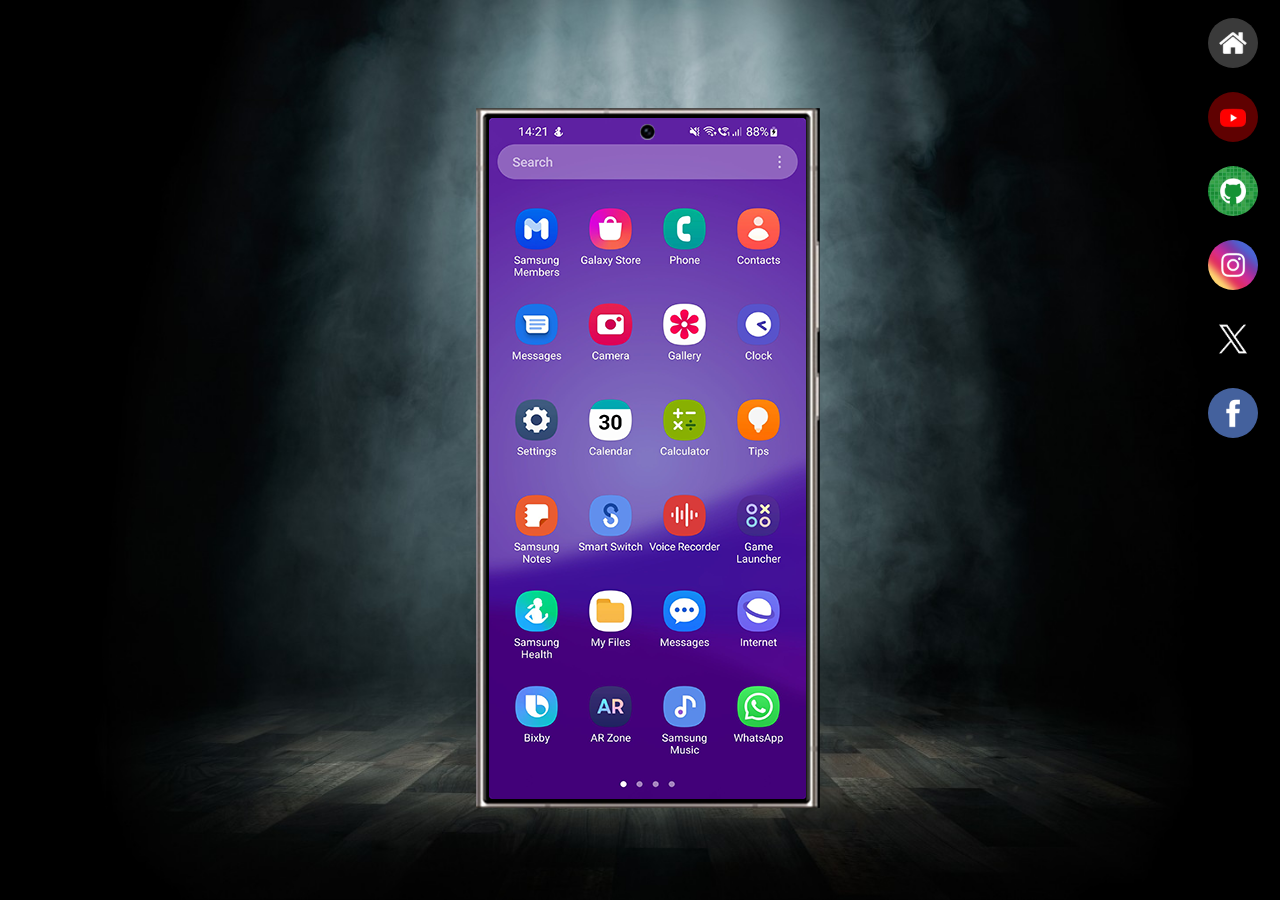
<file: index.html>
<!DOCTYPE html>
<html lang="pt-br">
<head>
    <meta charset="UTF-8">
    <meta name="viewport" content="width=device-width, initial-scale=1.0">
    <link rel="shortcut icon" href="favicon.ico" type="image/x-icon">   
    <title>Projeto Redes Sociais</title>
    <link rel="stylesheet" href="estilos/style.css">
</head>
<body>
    <main>
        <section id="telefone">
            <iframe src="home.html" name="tela" id="tela" frameborder="0">
                Seu navegador não é compatível com isso.
            </iframe>
        </section>
        <section id="redes-sociais">
            <a href="home.html" target="tela"><img src="imagens/logo-home.jpg" alt="Home"></a><br>
            <a href="youtube.html" target="tela"><img src="imagens/logo-youtube.jpg" alt="youtube"></a><br>
            <a href="github.html" target="tela"><img src="imagens/logo-github.jpg" alt="Github"></a><br>
            <a href="instagram.html" target="tela"><img src="imagens/logo-instagram.jpg" alt="Instagram"></a><br>
            <a href="twitter.html" target="tela"><img src="imagens/logo-twitter.jpg" alt="twitter"></a><br>
            <a href="facebook.html" target="tela"><img src="imagens/logo-facebook.jpg" alt="facebook"></a><br>
        </section>
    </main>
</body>
</html>
</file>
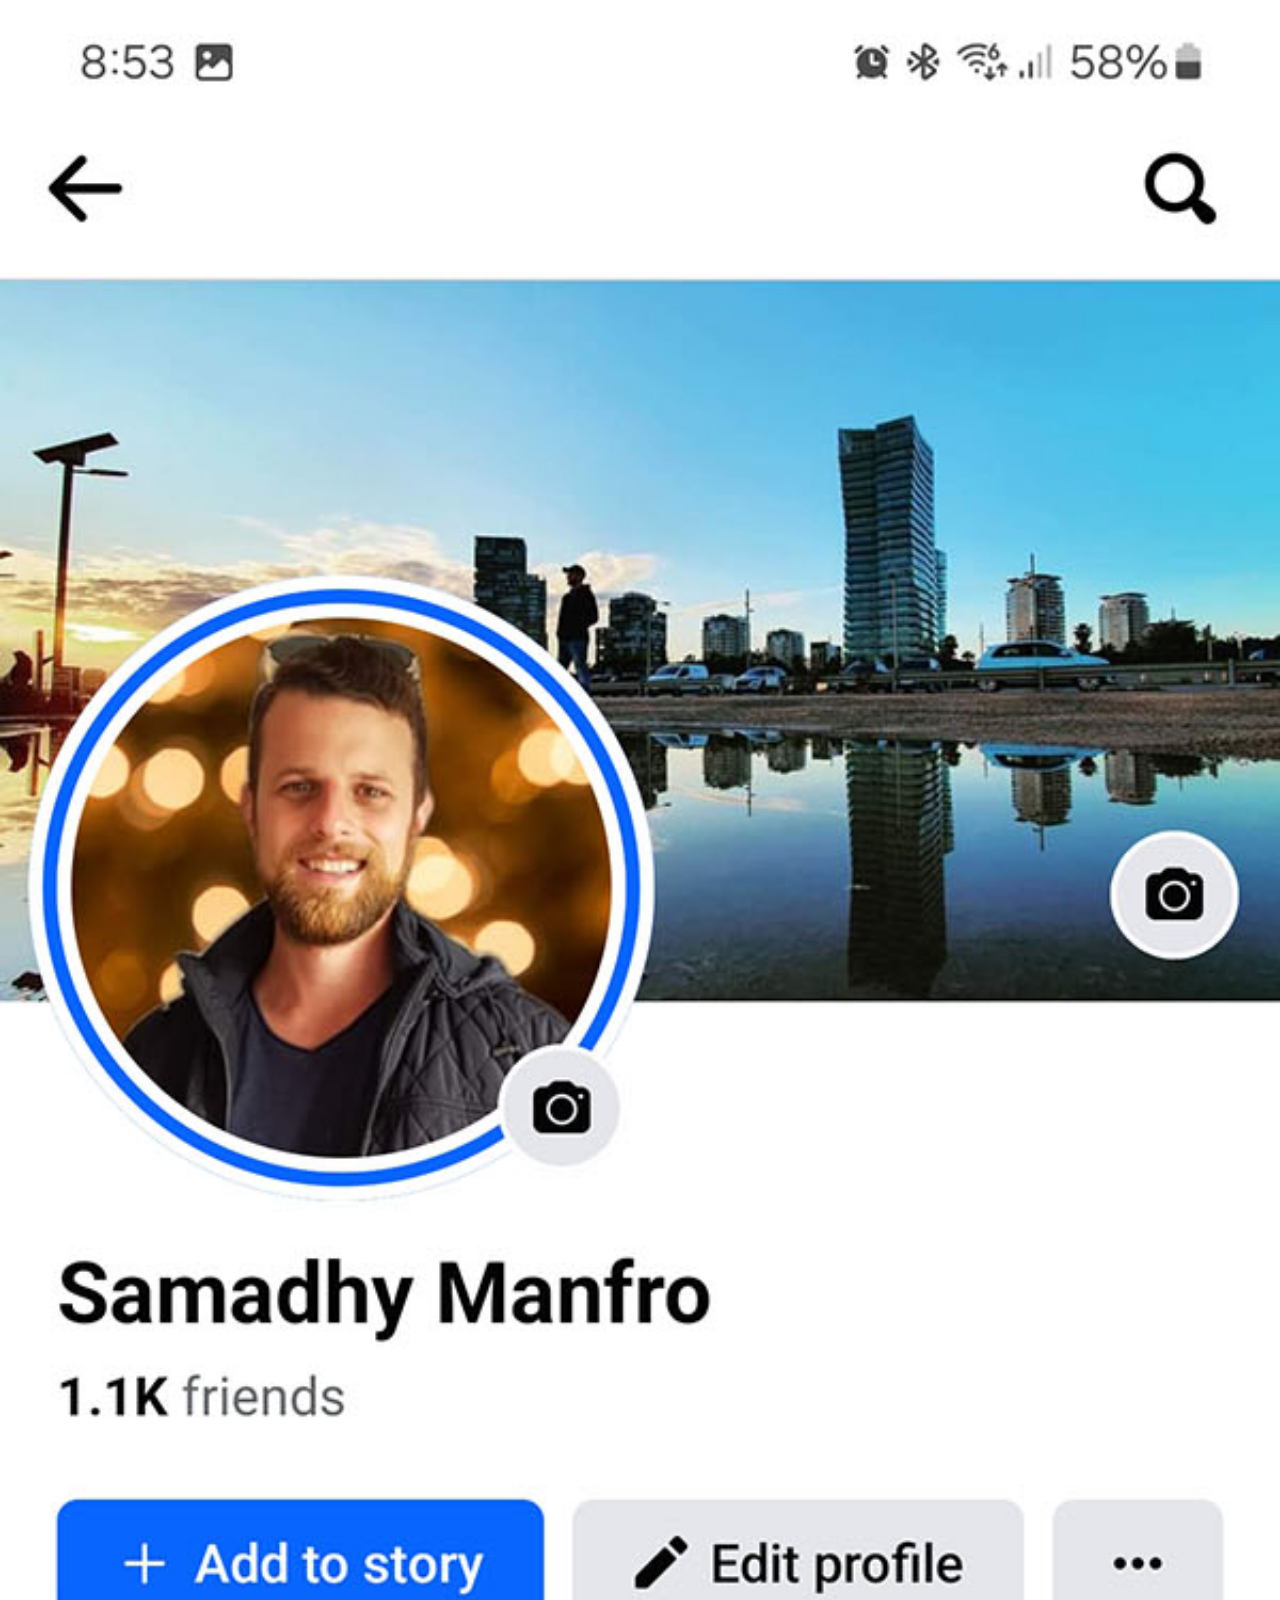
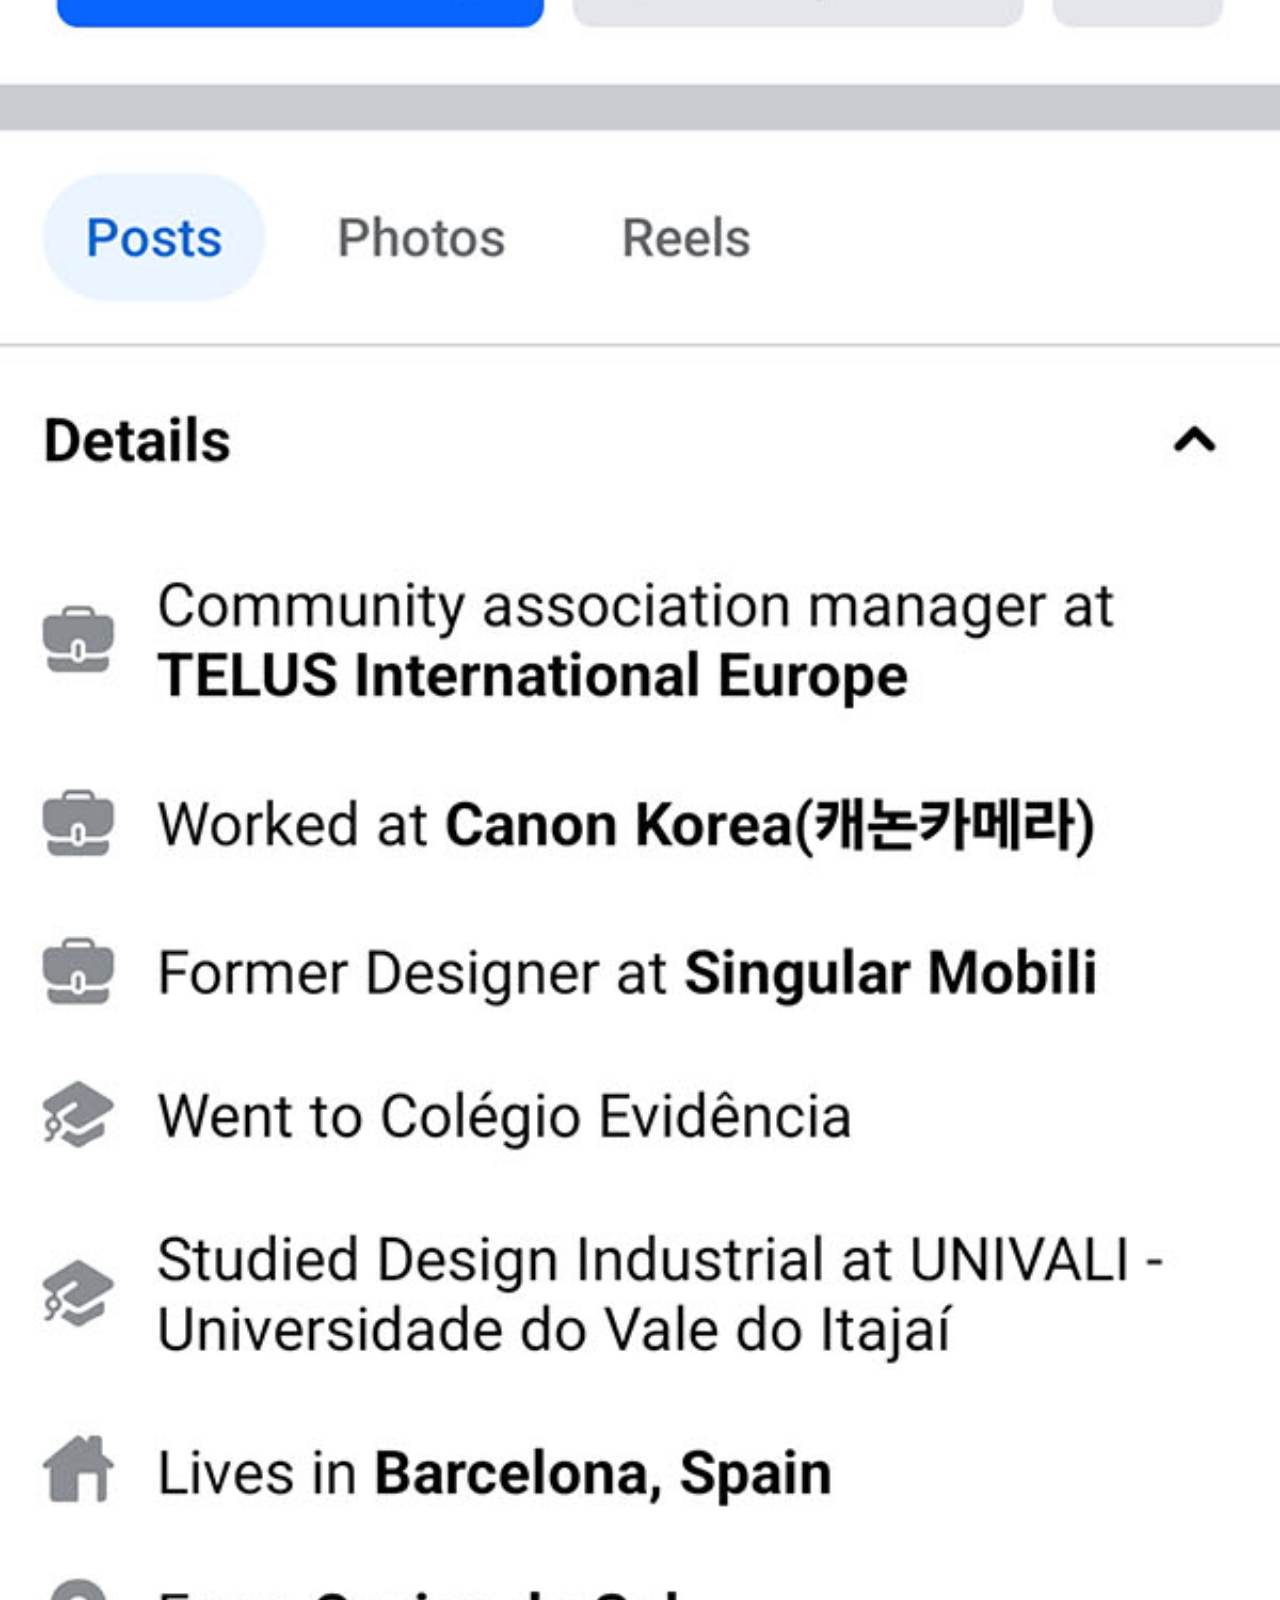
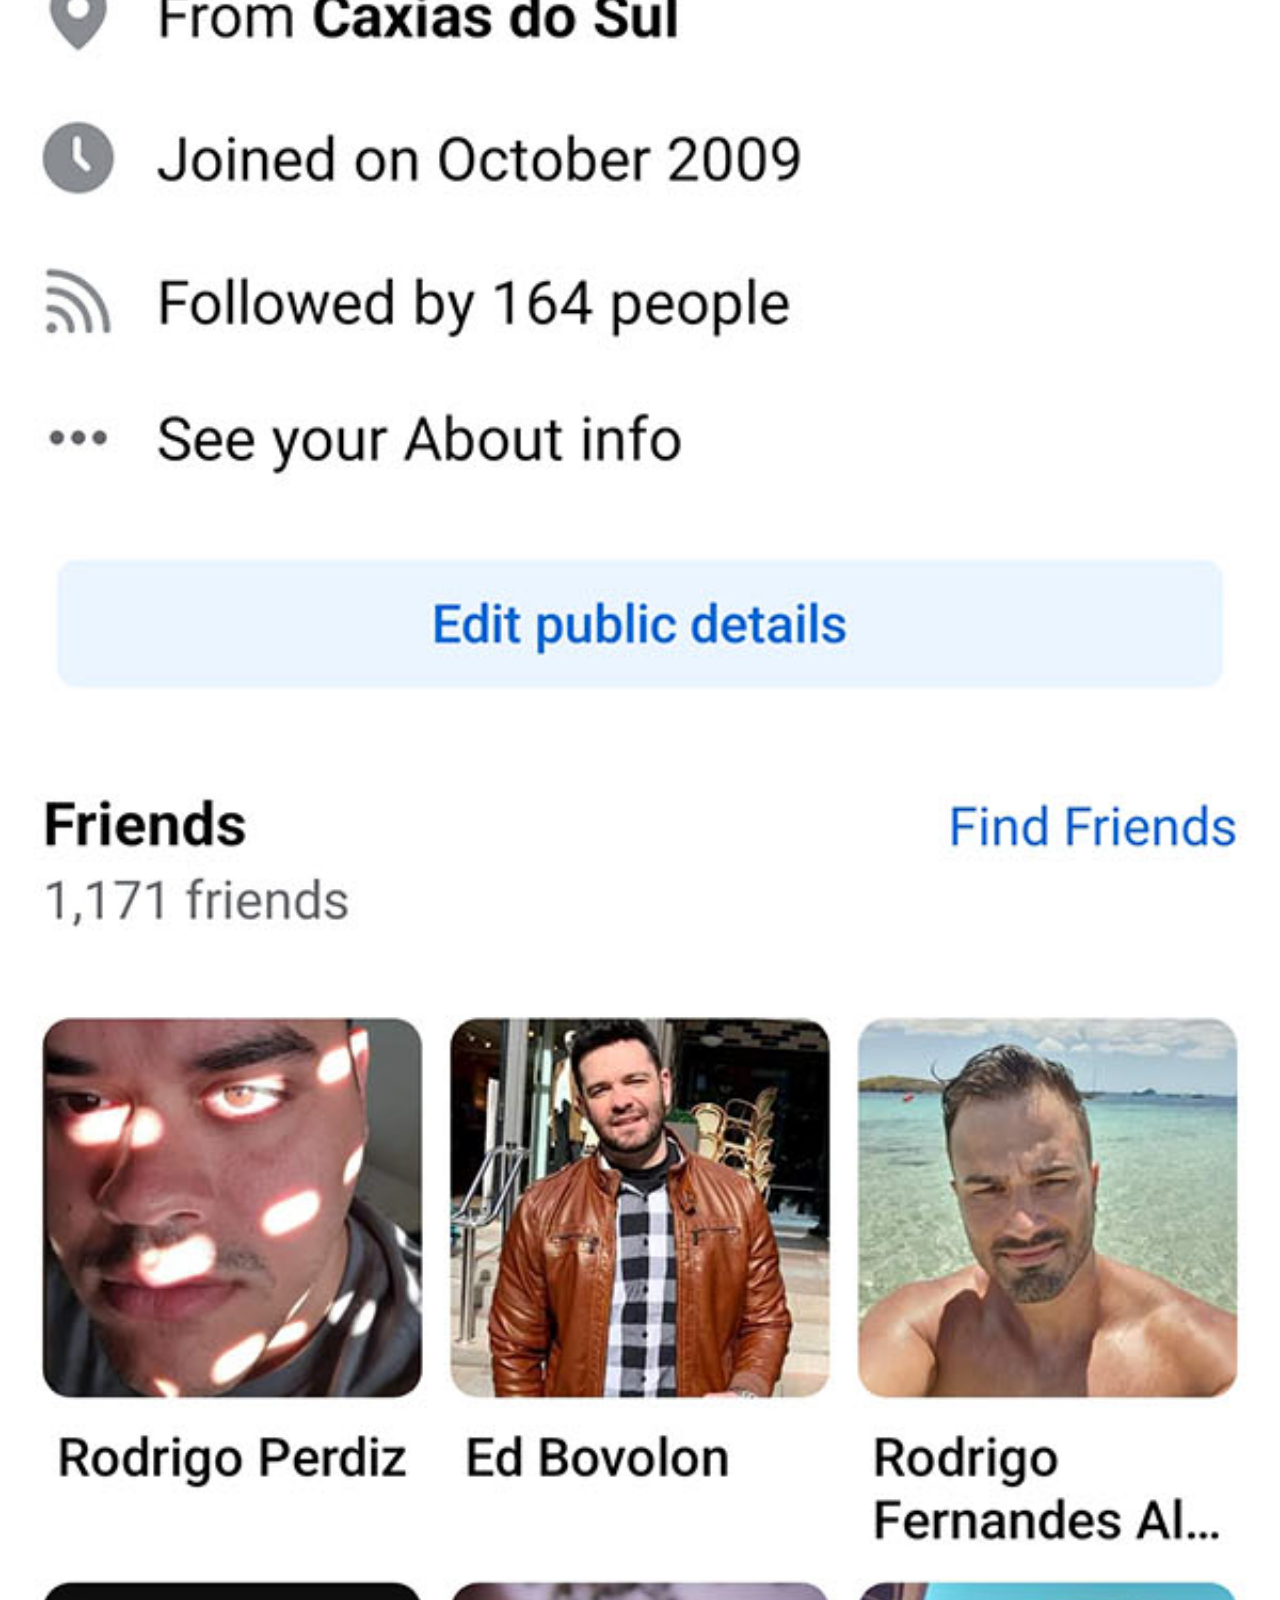
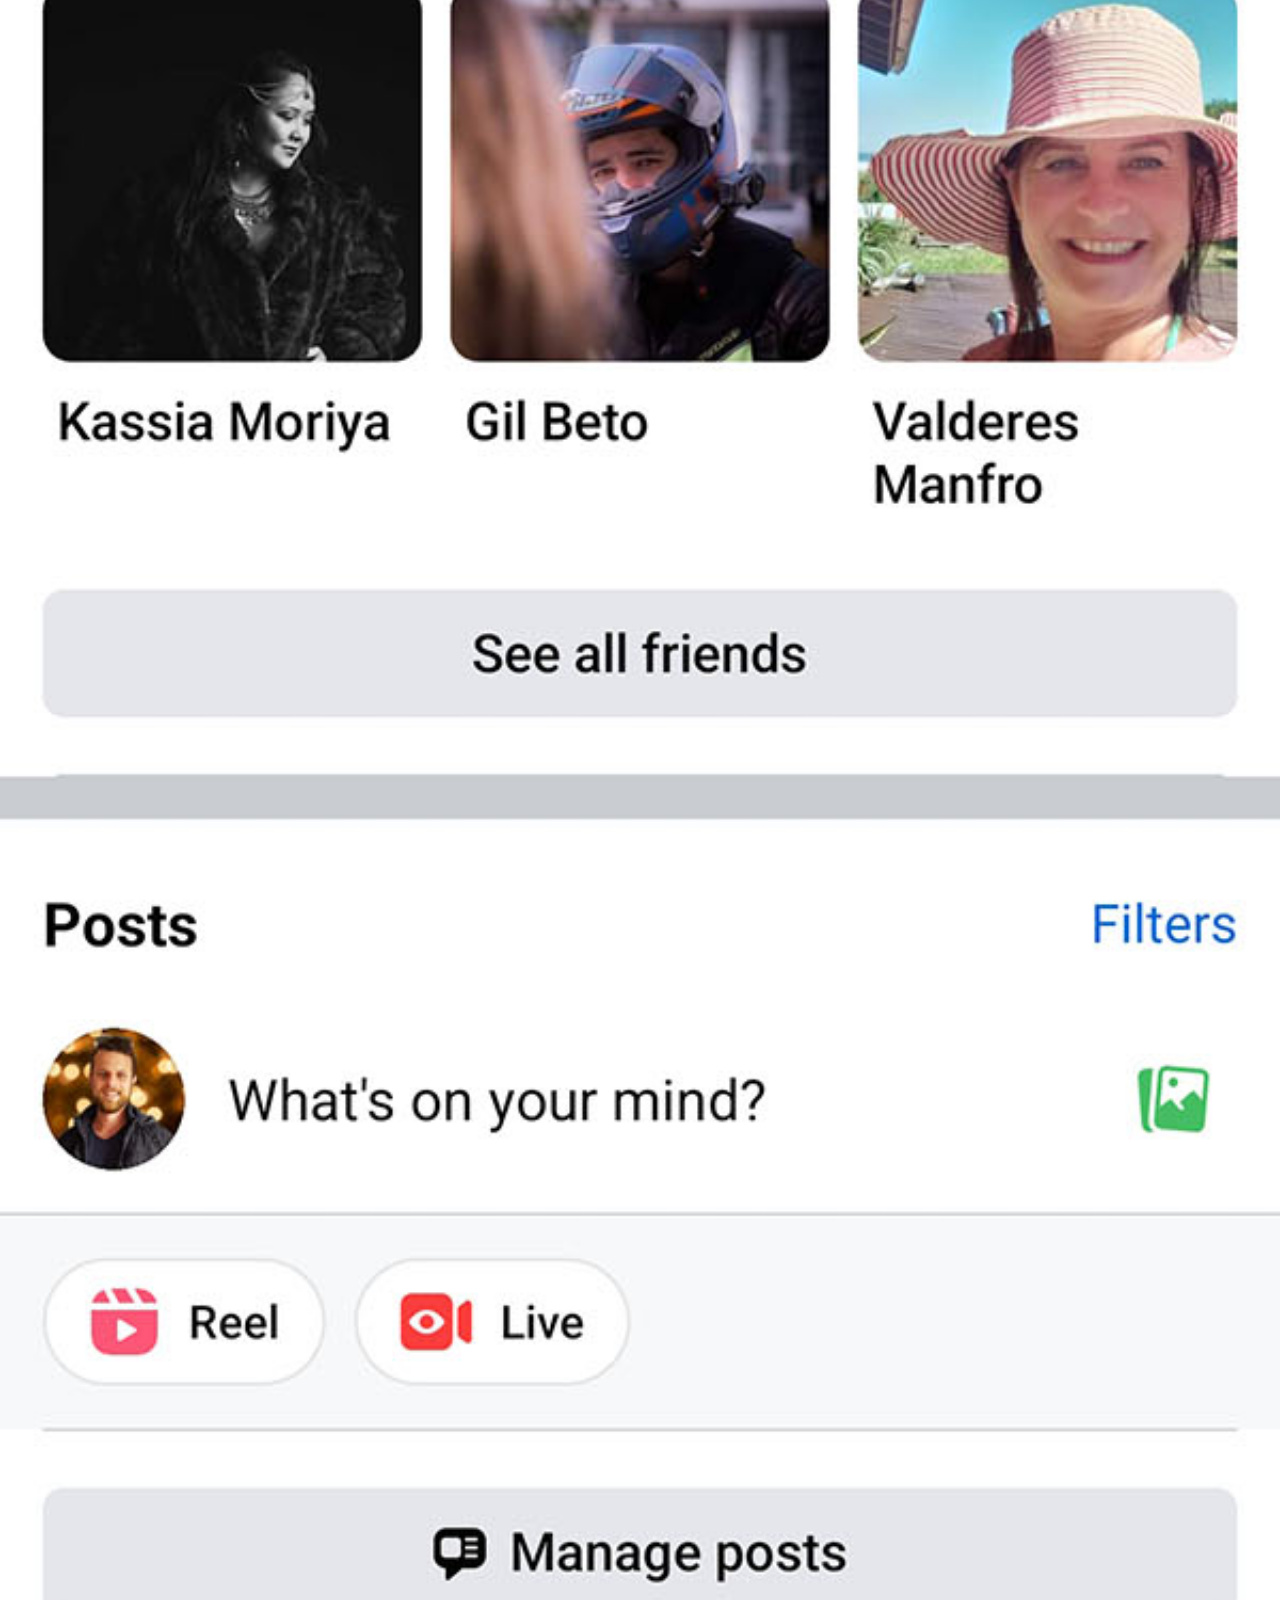
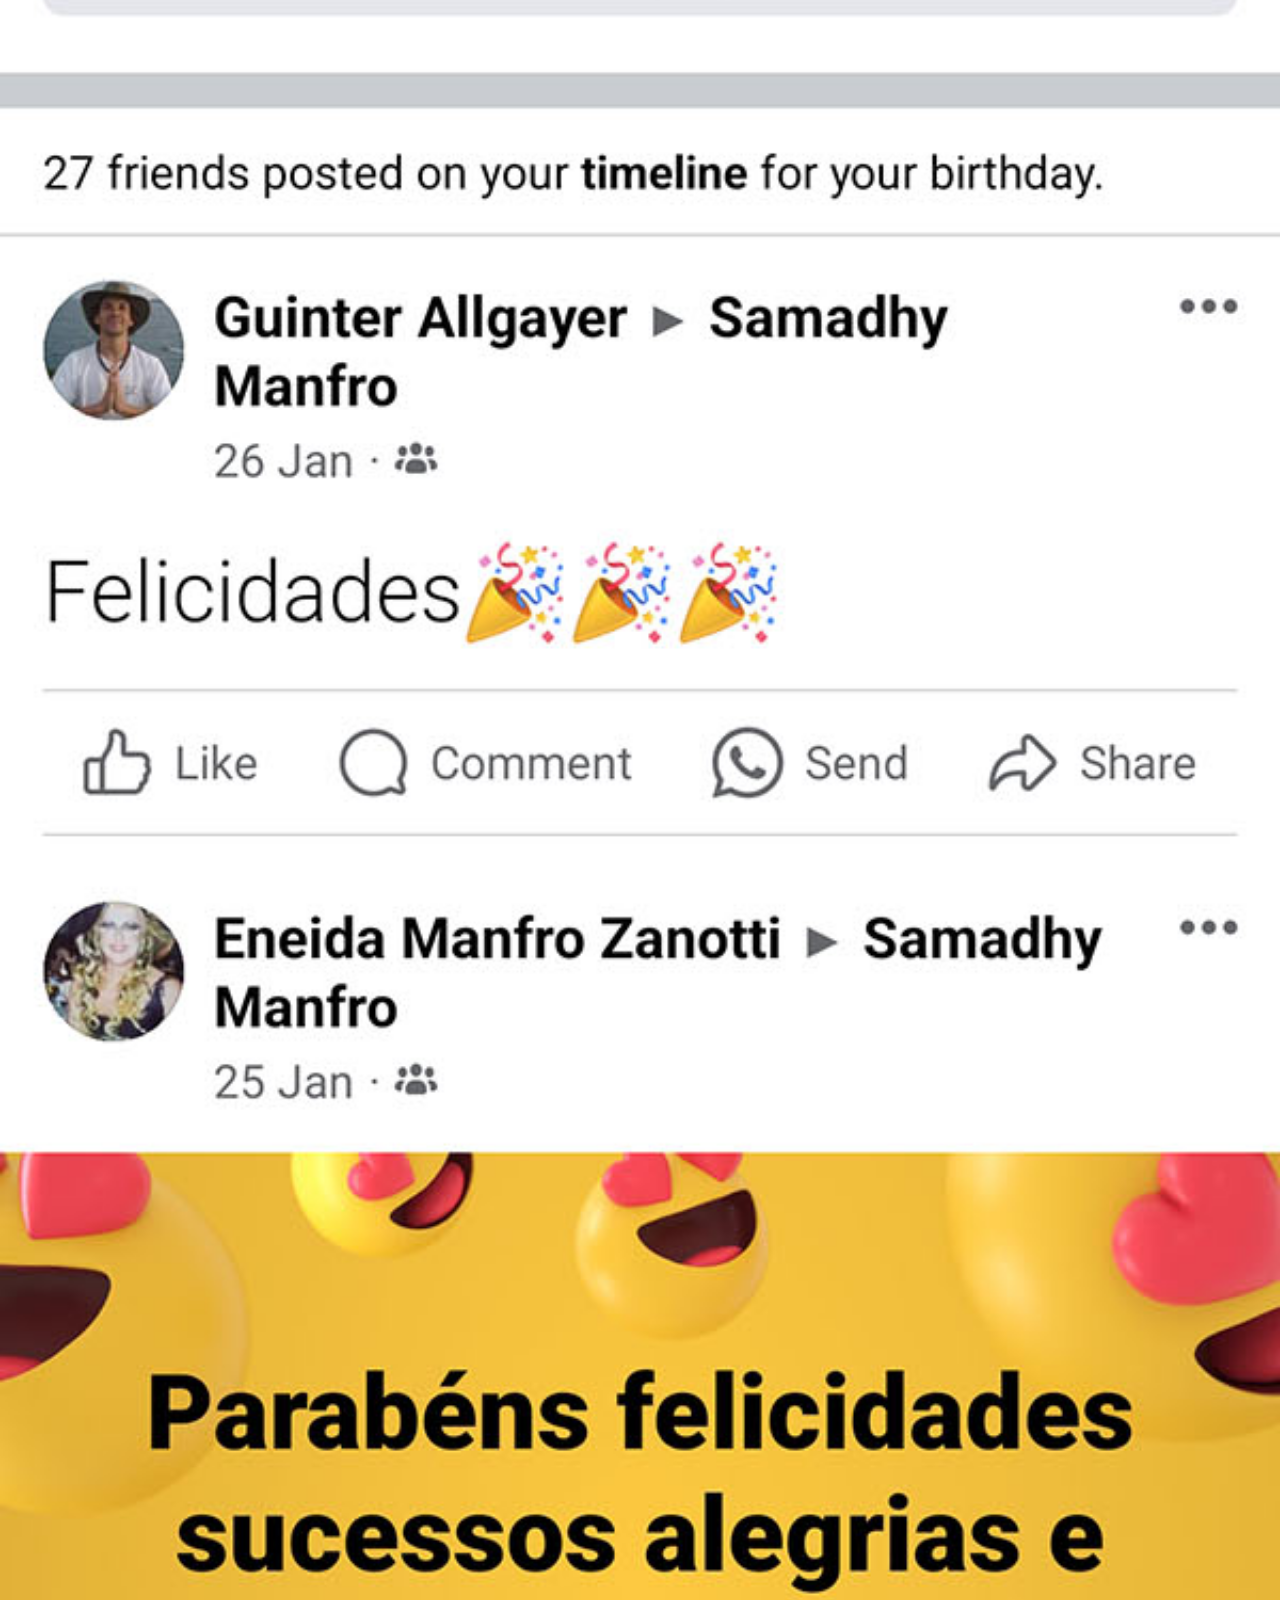
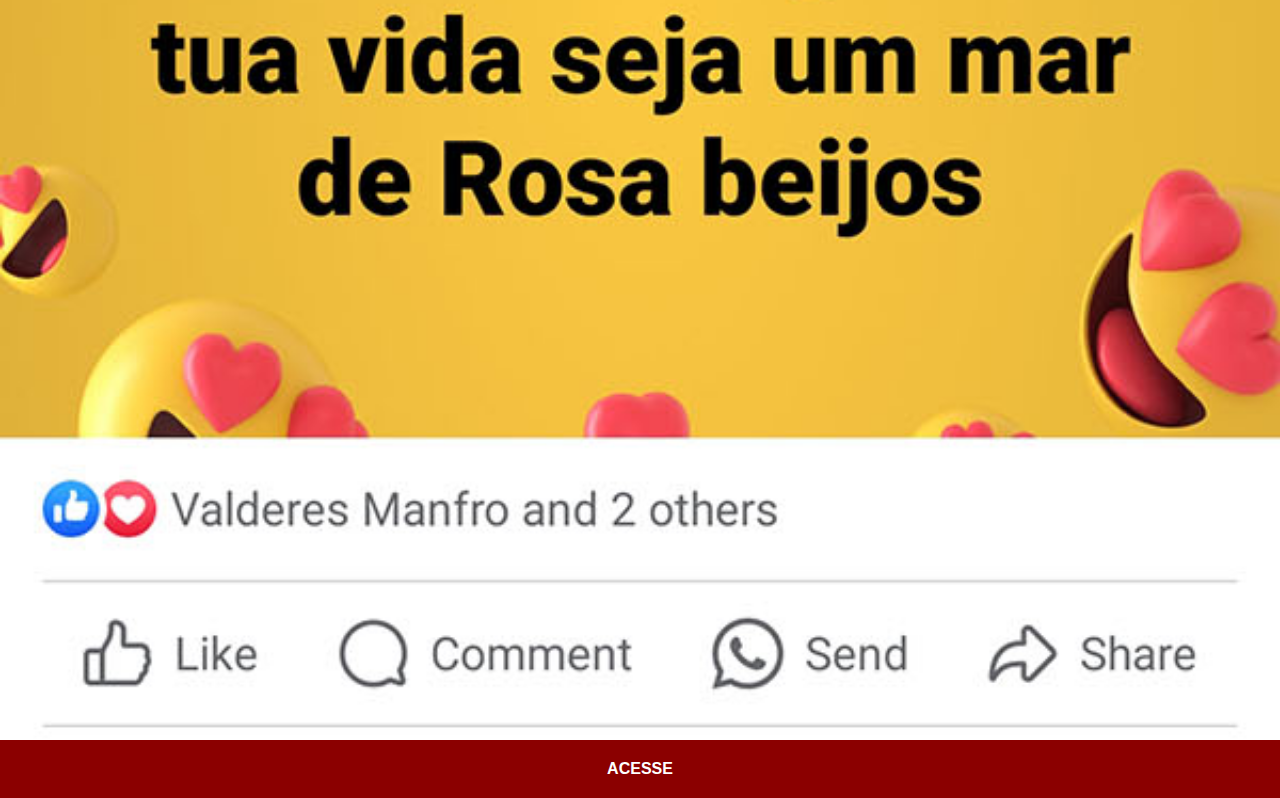
<file: facebook.html>
<!DOCTYPE html>
<html lang="pt-br">
<head>
    <meta charset="UTF-8">
    <meta name="viewport" content="width=device-width, initial-scale=1.0">
    <title>Facebook</title>
    <link rel="stylesheet" href="estilos/social.css">
</head>
<body>
    <img src="imagens/tela-facebook.jpg" alt="Facebook">
    <a href="https://www.facebook.com/samdhymanfro/" target="_blank">ACESSE</a>
</body>
</html>
</file>
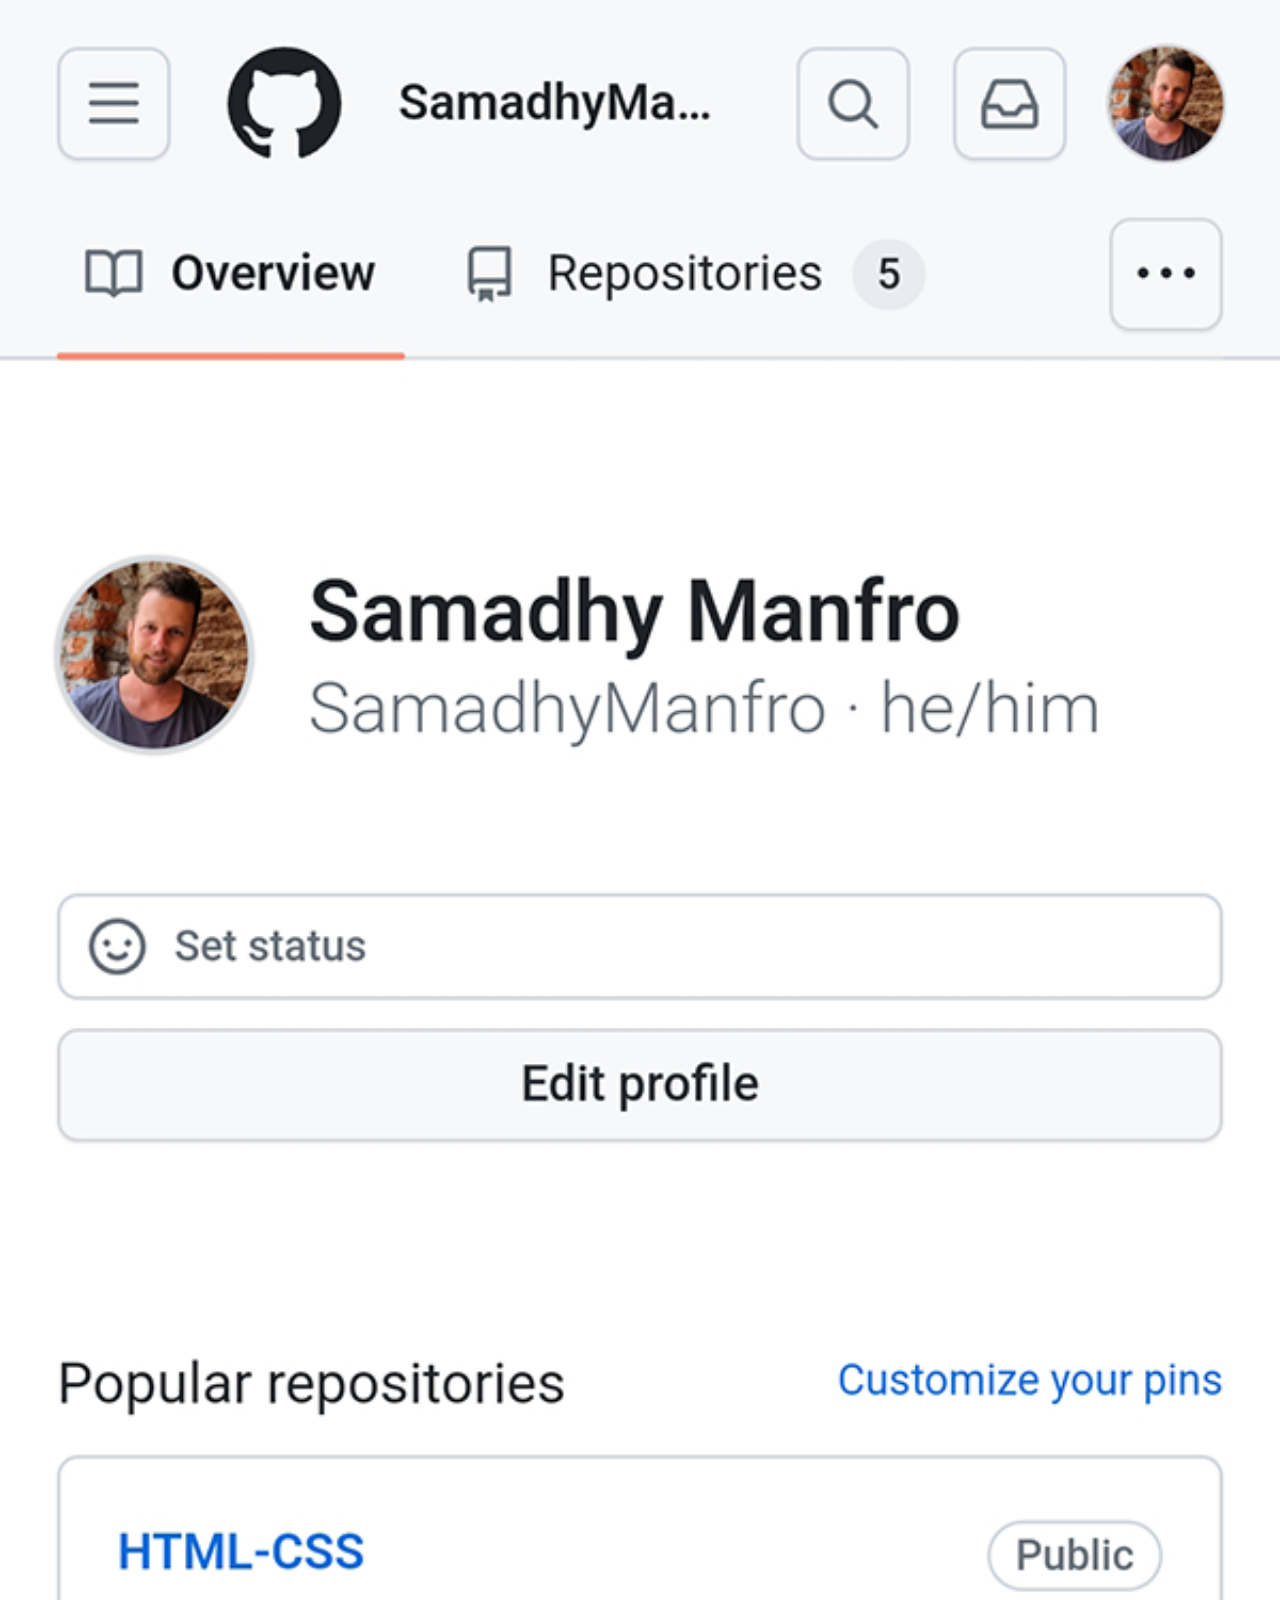
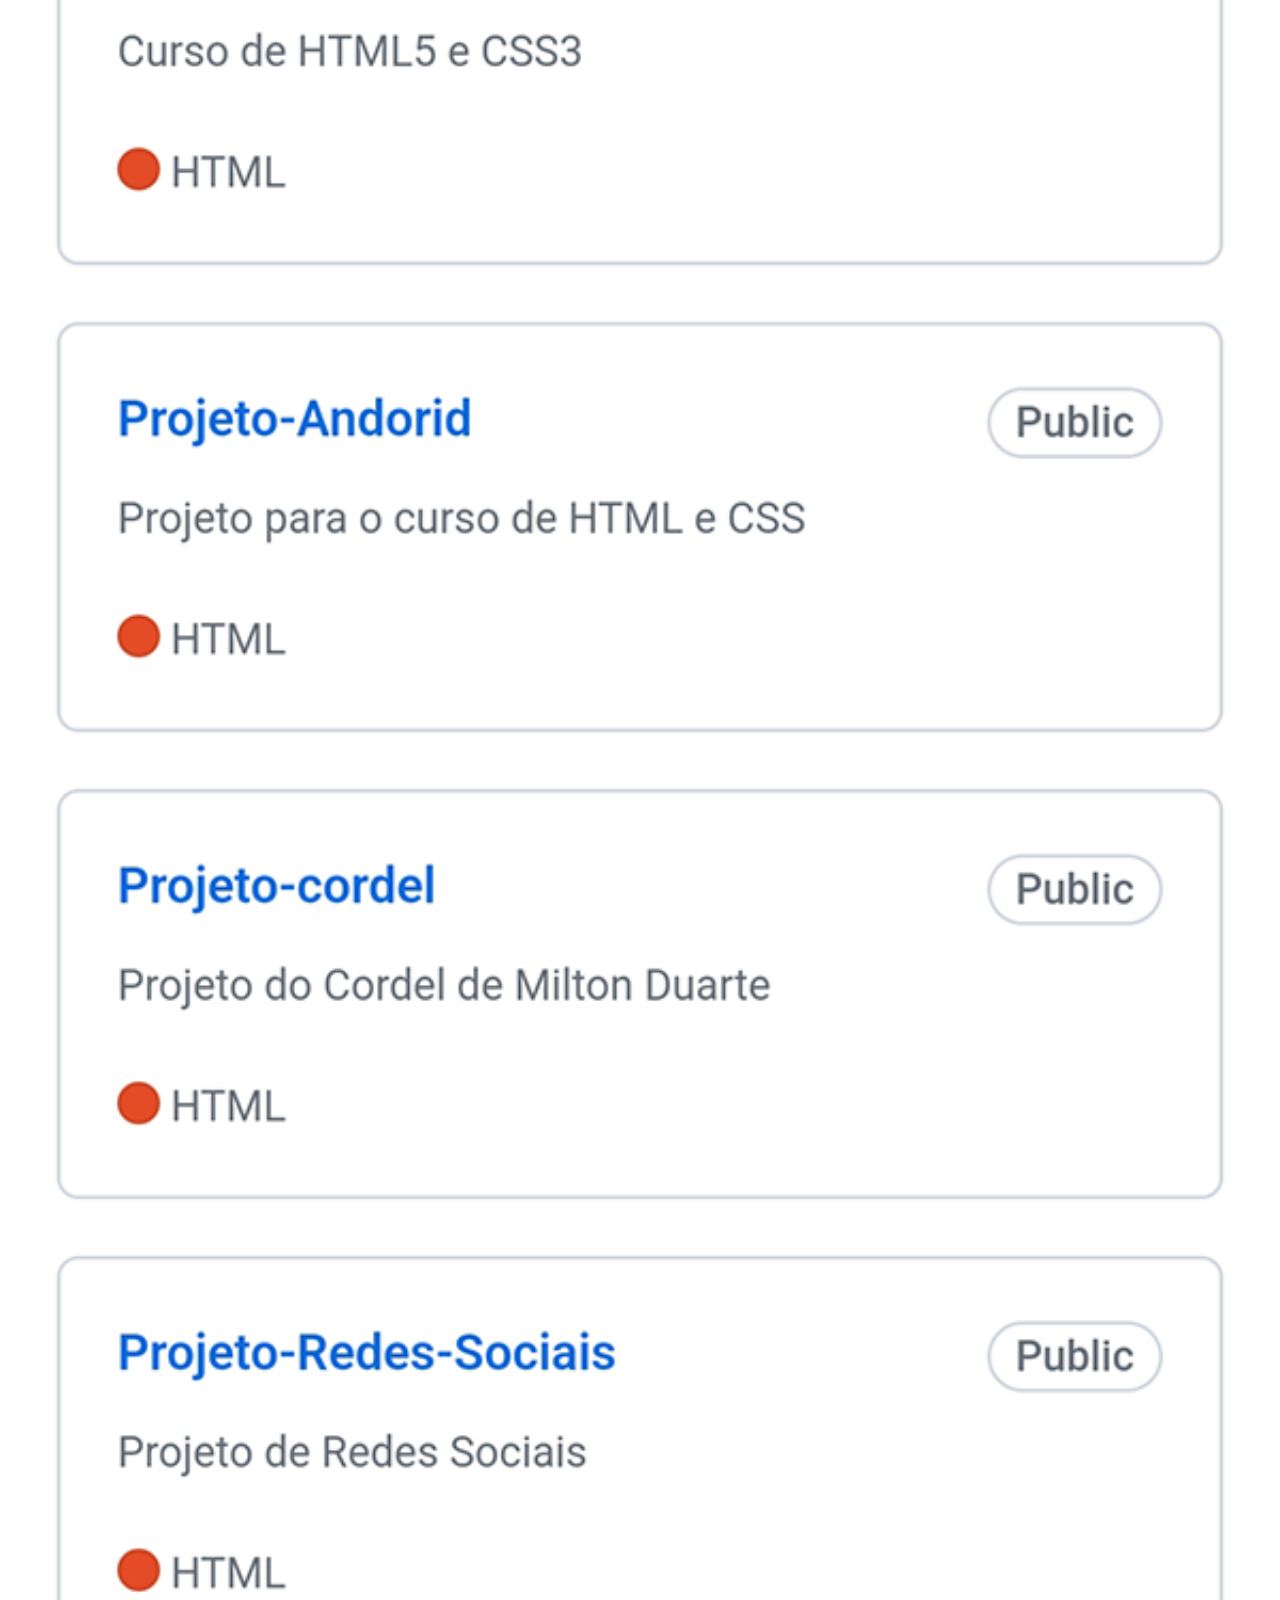
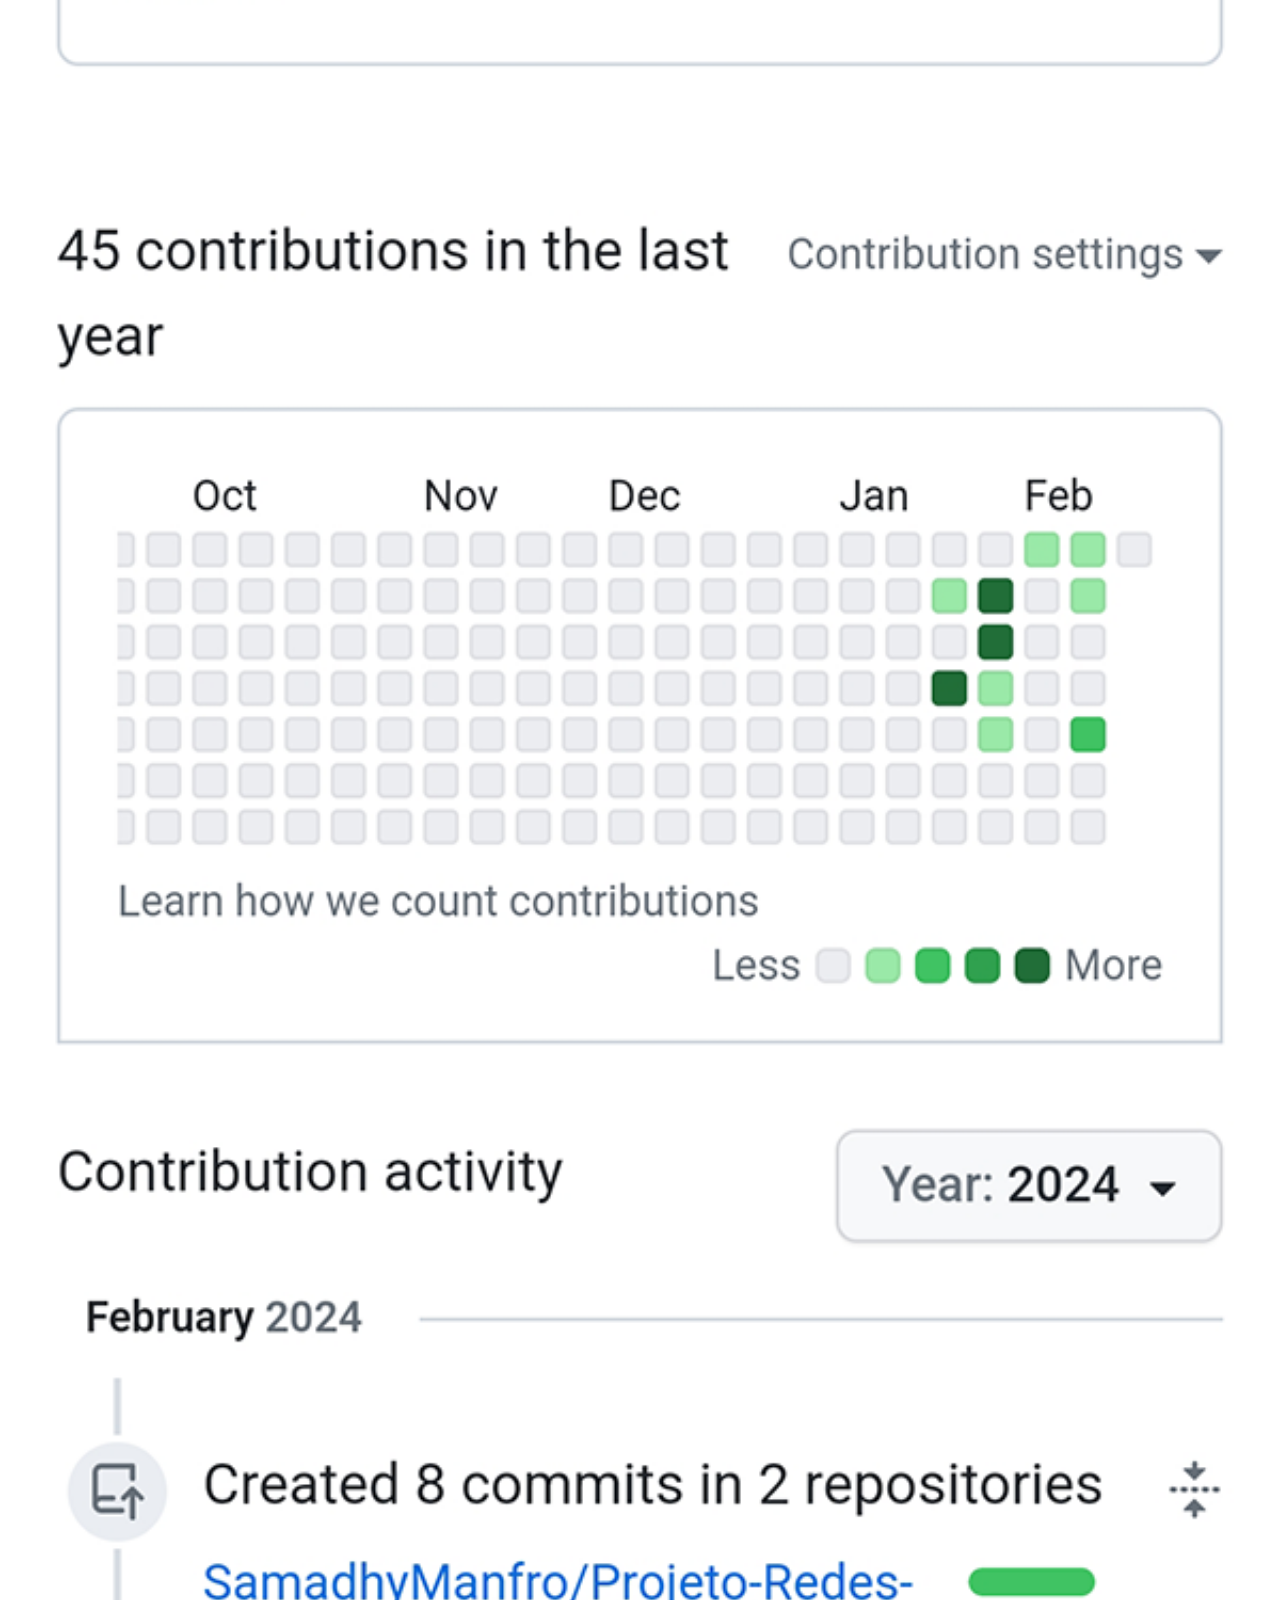
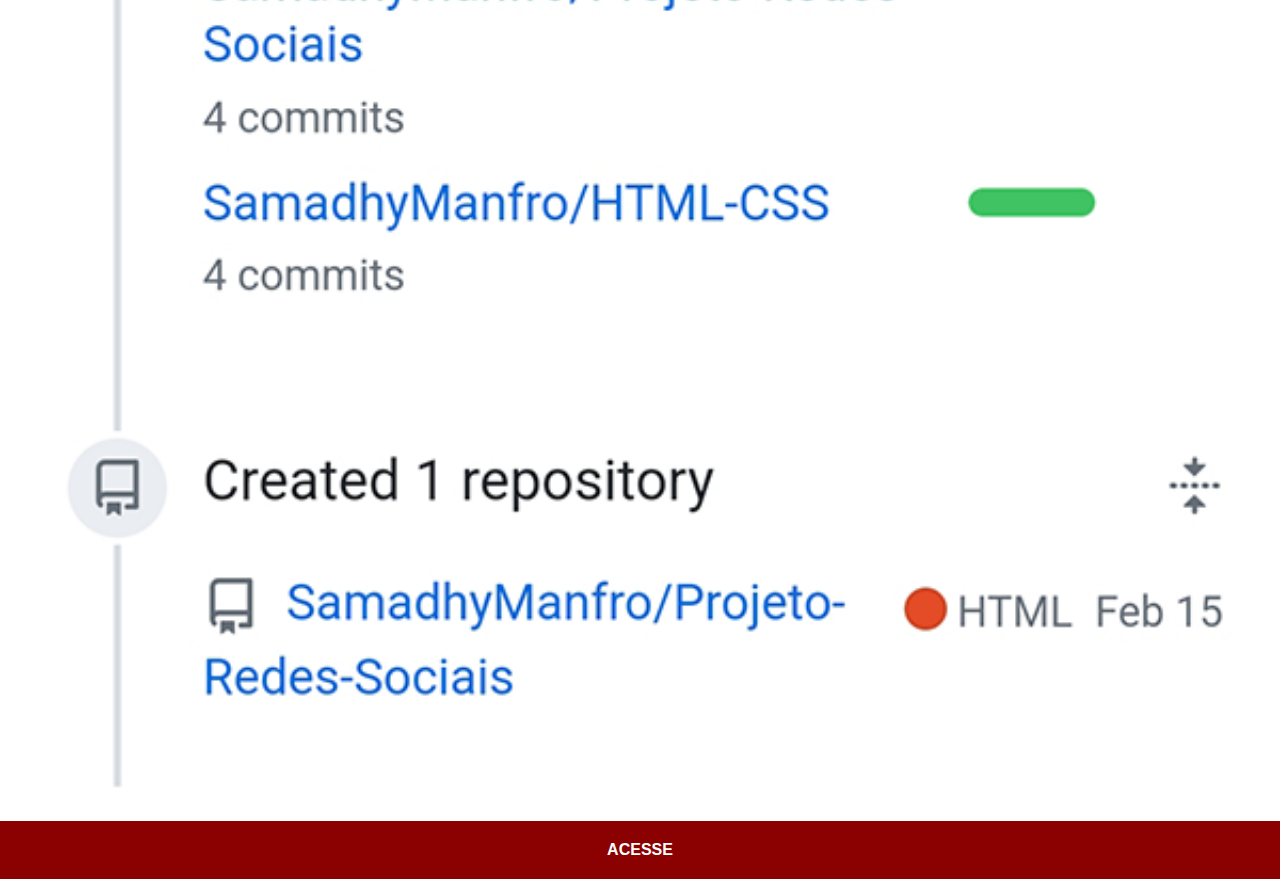
<file: github.html>
<!DOCTYPE html>
<html lang="pt-br">
<head>
    <meta charset="UTF-8">
    <meta name="viewport" content="width=device-width, initial-scale=1.0">
    <title>GitHub</title>
    <link rel="stylesheet" href="estilos/social.css">
</head>
<body>
    <img src="imagens/tela-github.png" alt="Github">
    <a href="https://github.com/SamadhyManfro" target="_blank">ACESSE</a>
</body>
</html>
</file>
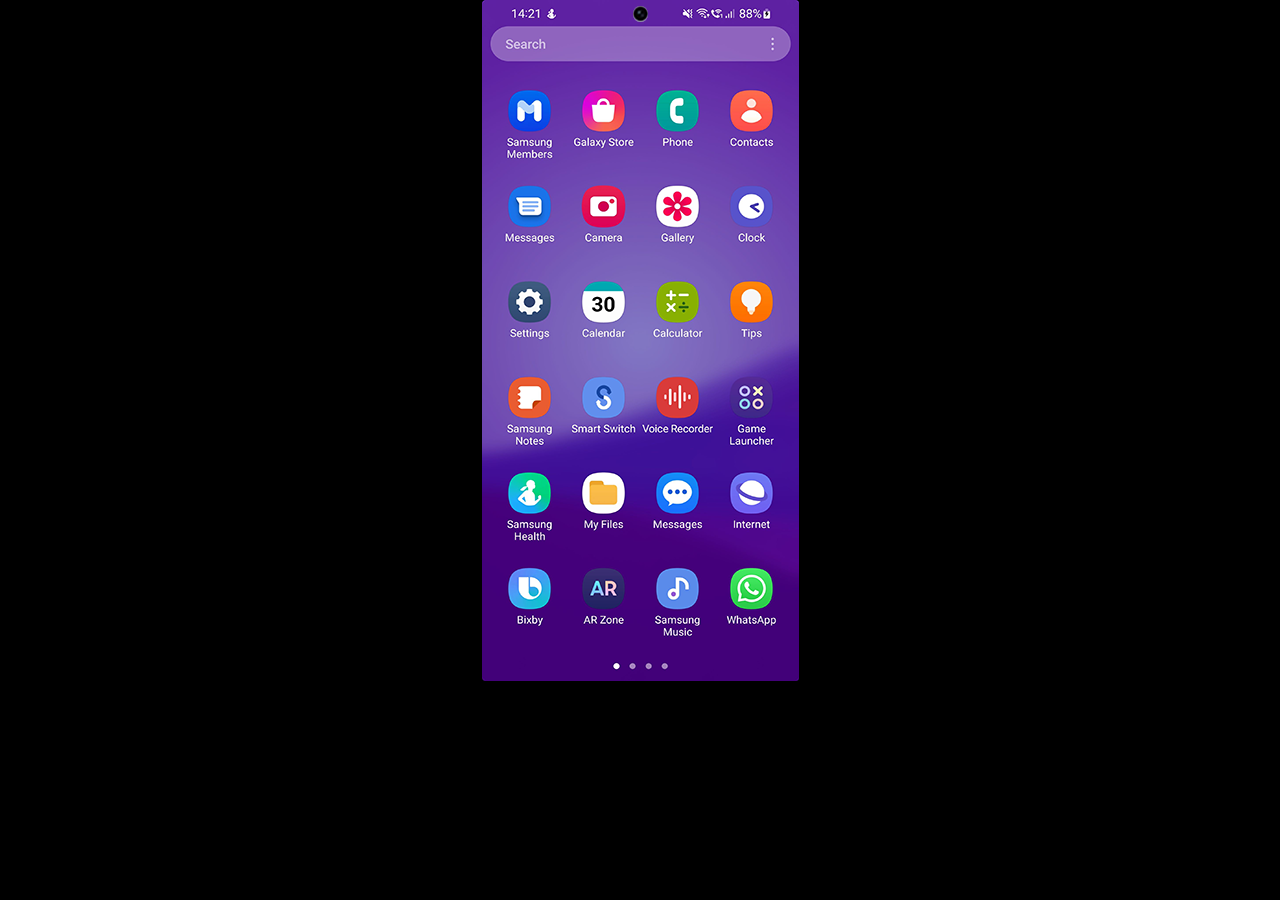
<file: home.html>
<!DOCTYPE html>
<html lang="pt-br">
<head>
    <meta charset="UTF-8">
    <meta name="viewport" content="width=device-width, initial-scale=1.0">
    <title>Home</title>
</head>
<style>
    * {
        margin: 0px;
        padding: 0px;
    }

    body {
        width: 100vw;
        height: 100vh;
        background: black url('imagens/android-apps.png') no-repeat top center;
    }
</style>
<body>
    
</body>
</html>
</file>
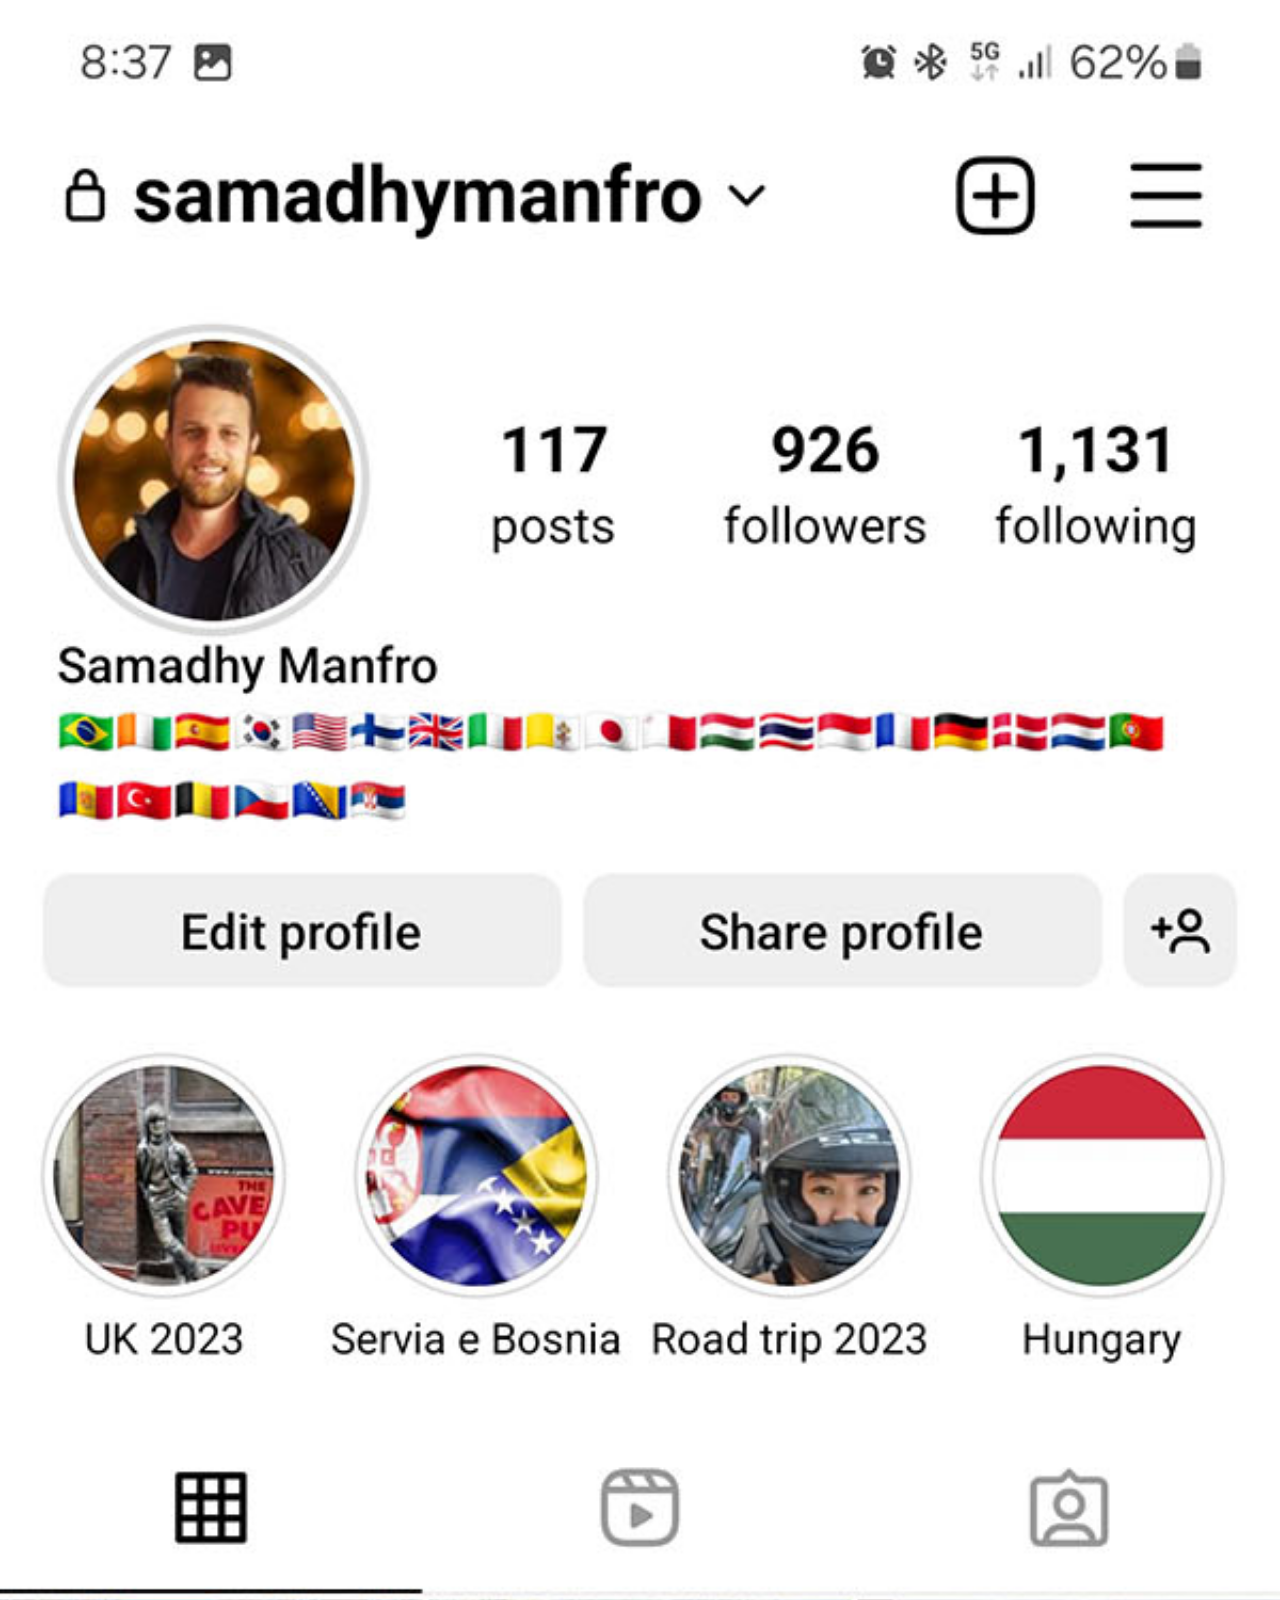
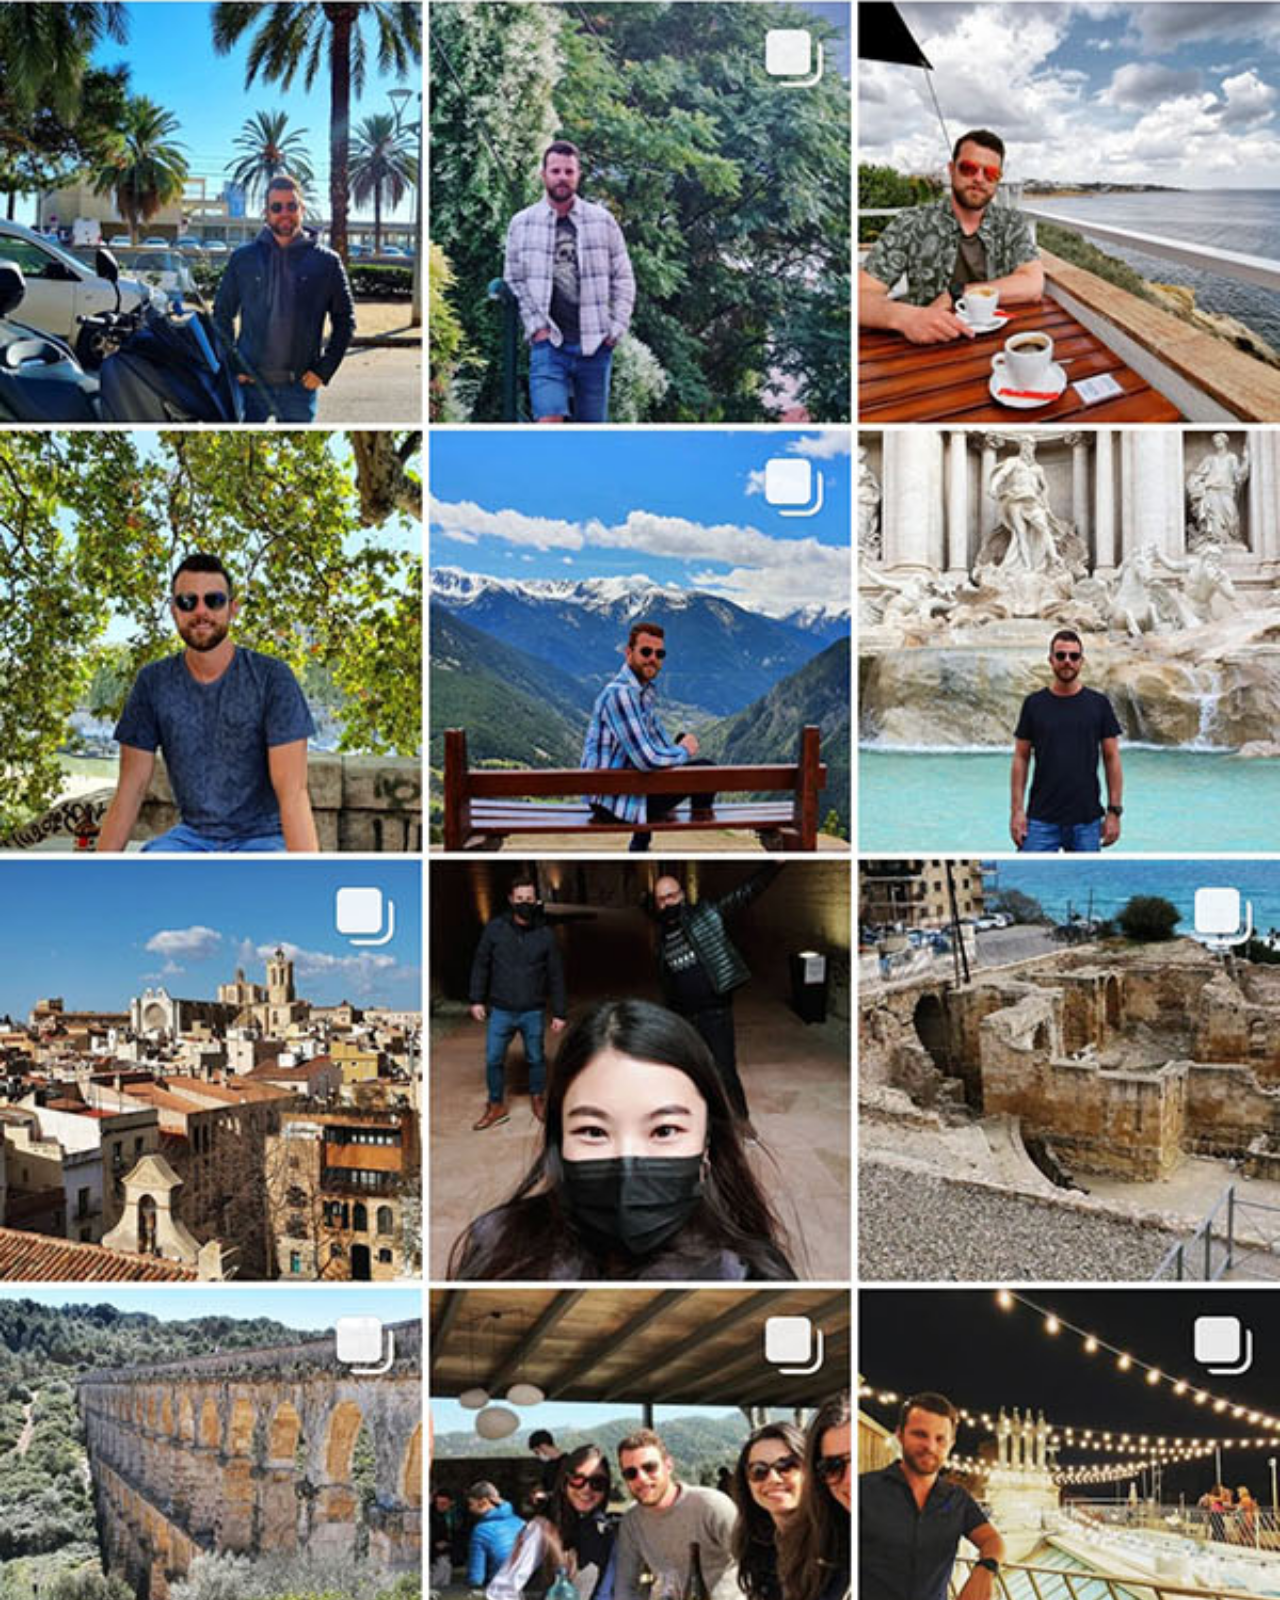
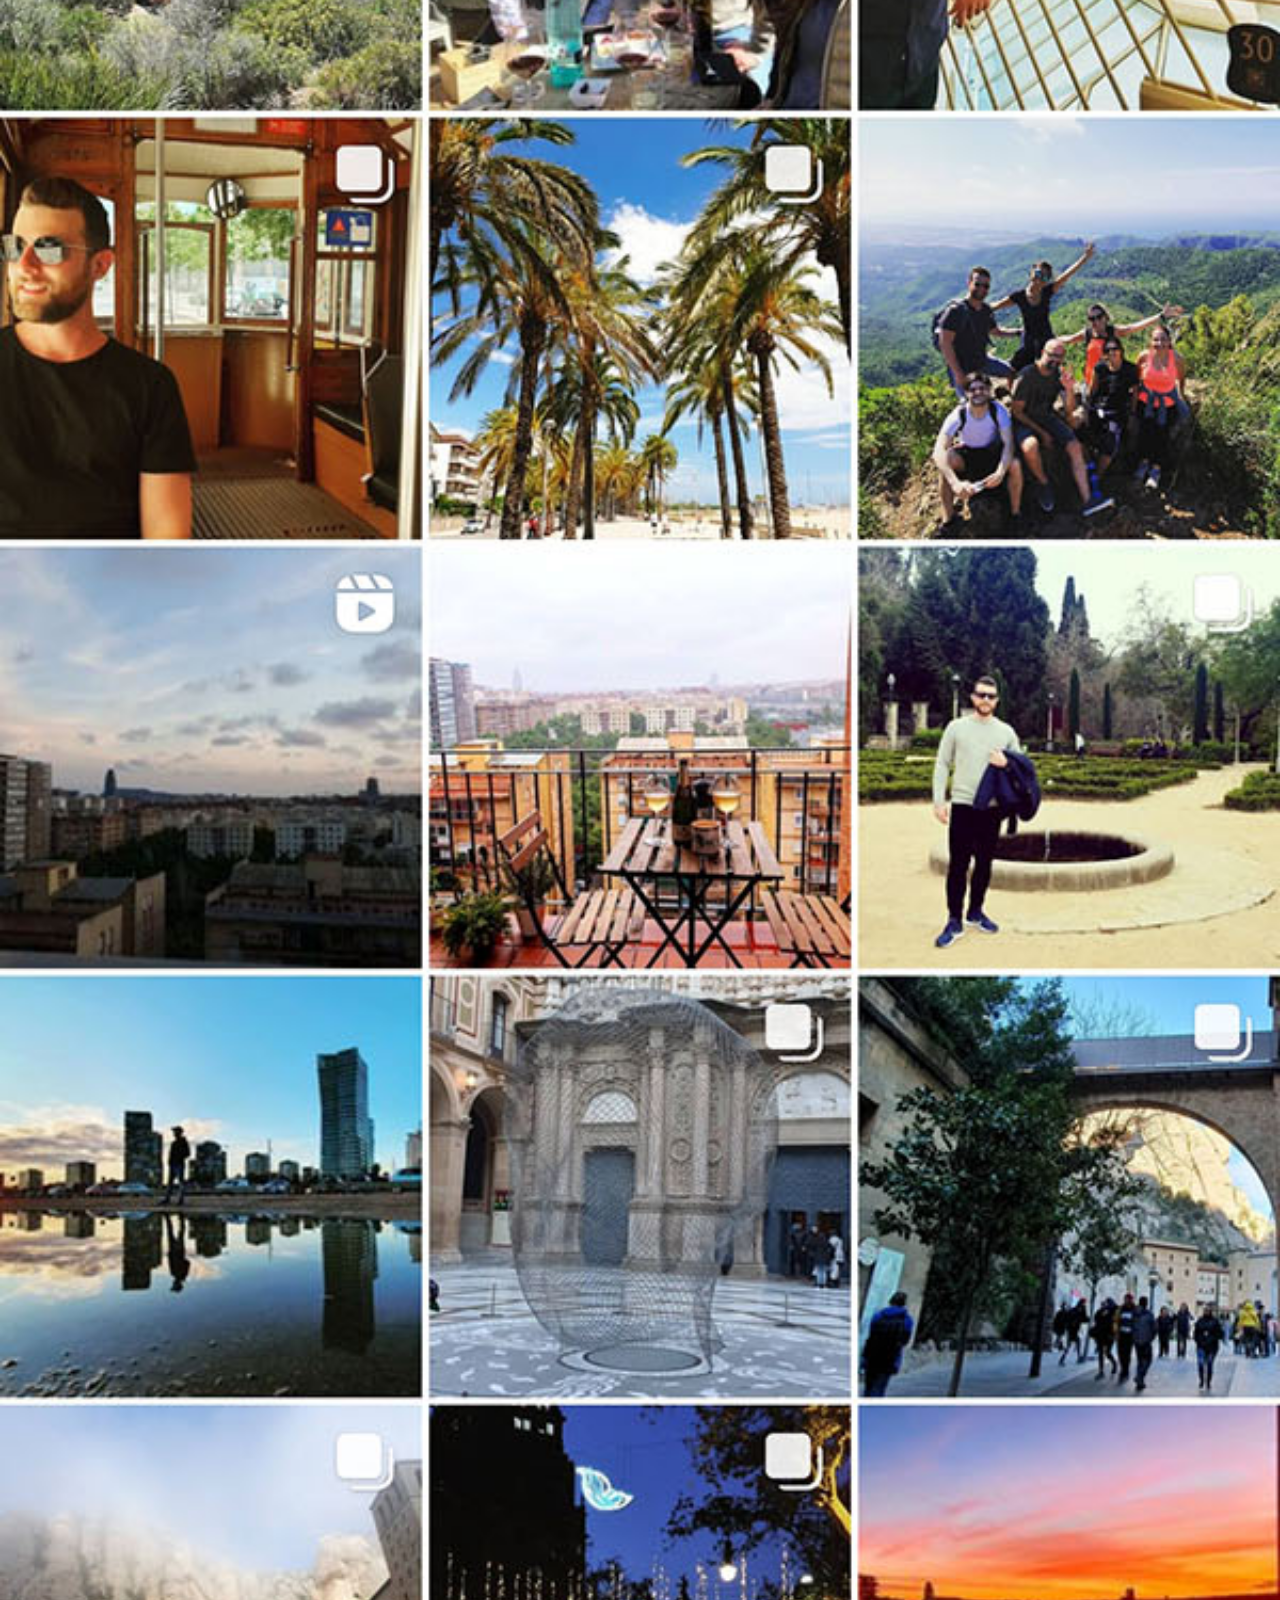
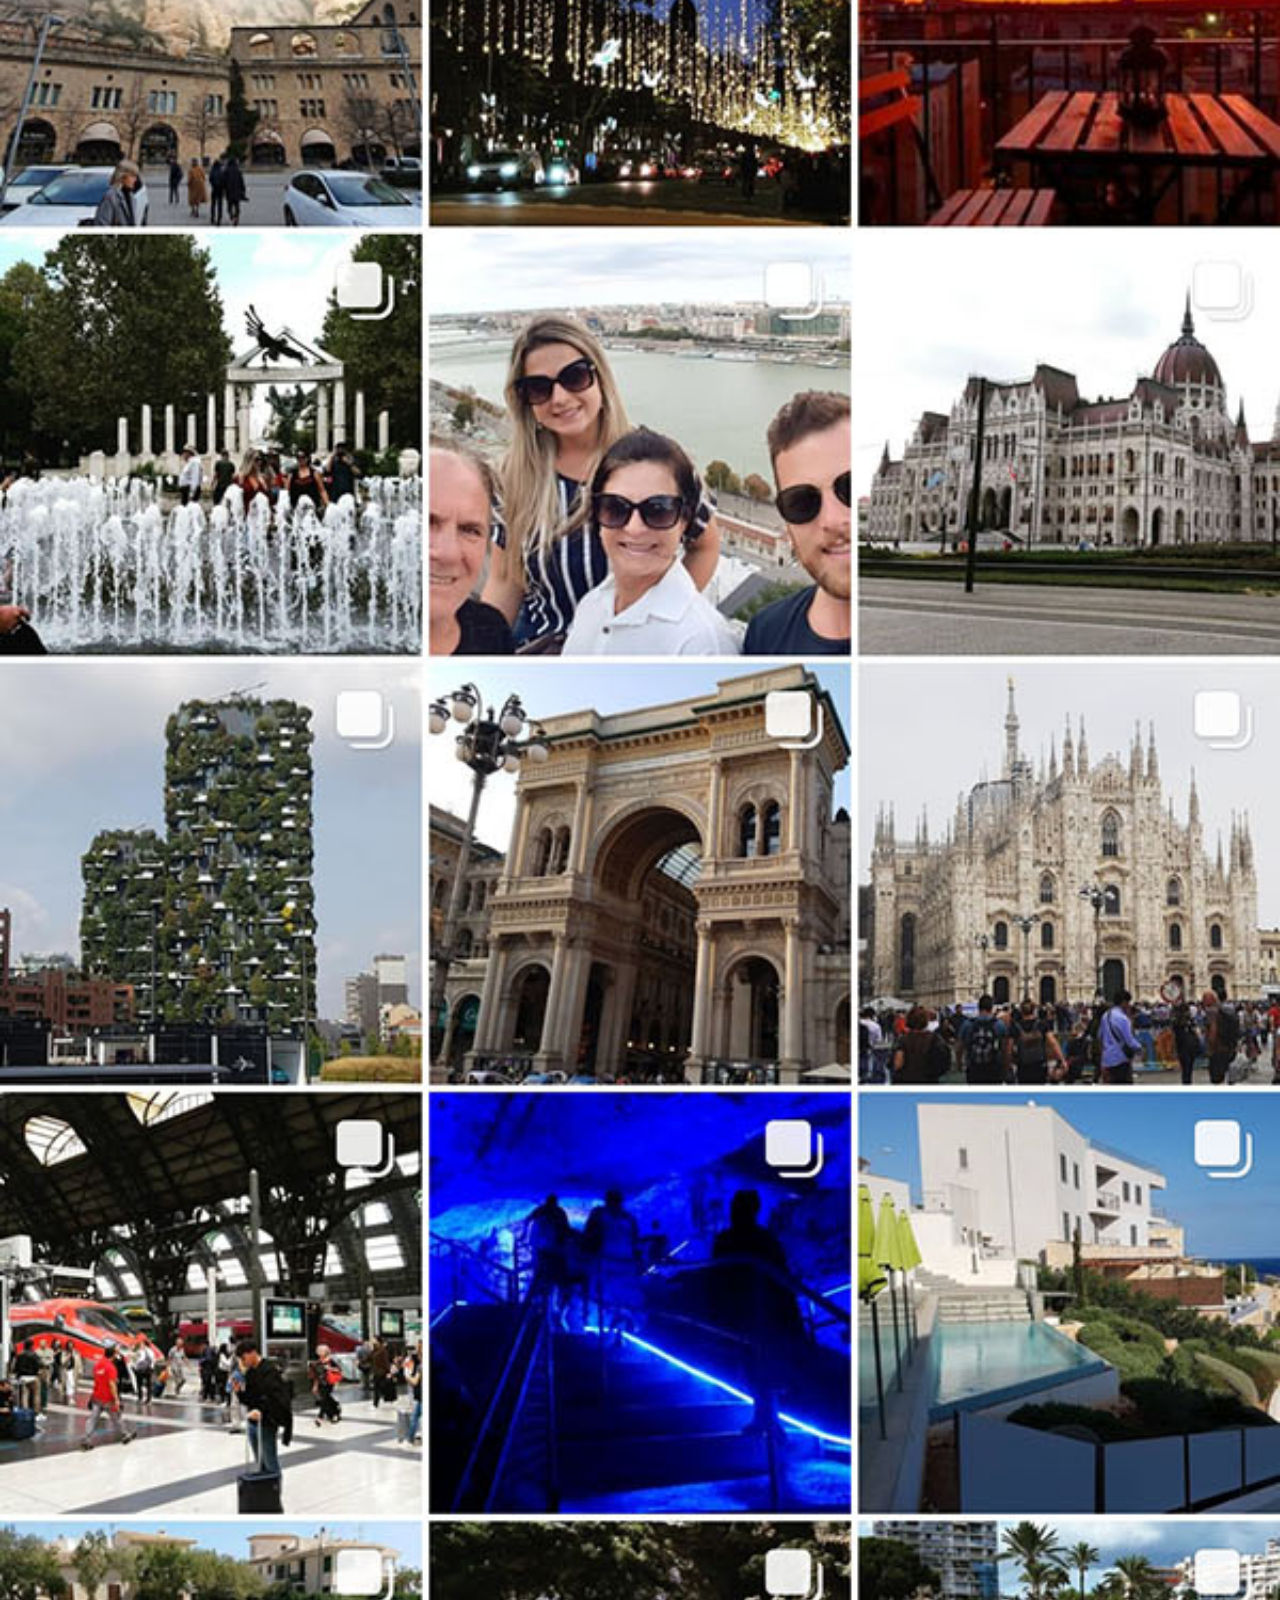
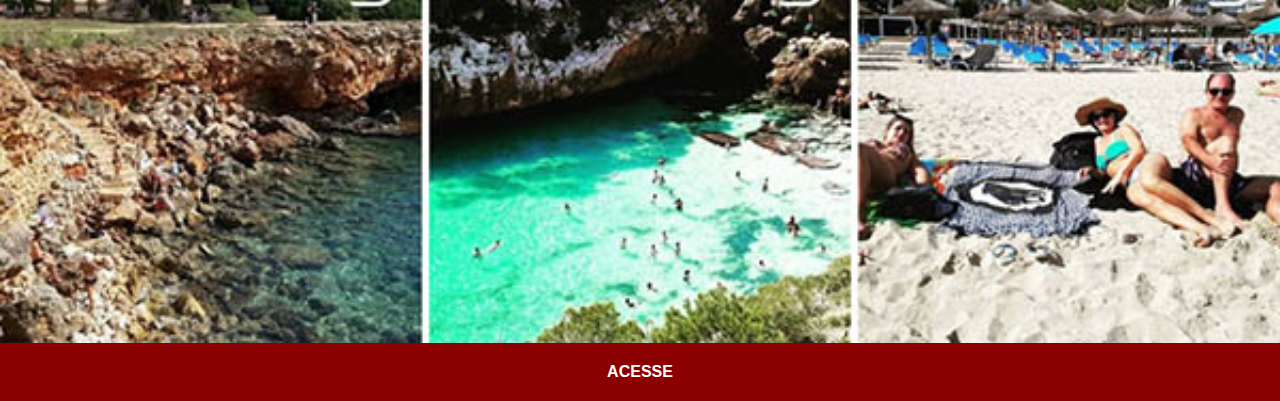
<file: instagram.html>
<!DOCTYPE html>
<html lang="pt-br">
<head>
    <meta charset="UTF-8">
    <meta name="viewport" content="width=device-width, initial-scale=1.0">
    <title>Instagram</title>
    <link rel="stylesheet" href="estilos/social.css">
</head>
<body>
    <img src="imagens/tela-instagram.jpg" alt="Instagram">
    <a href="https://www.instagram.com/samadhymanfro/" target="_blank">ACESSE</a>
</body>
</html>
</file>
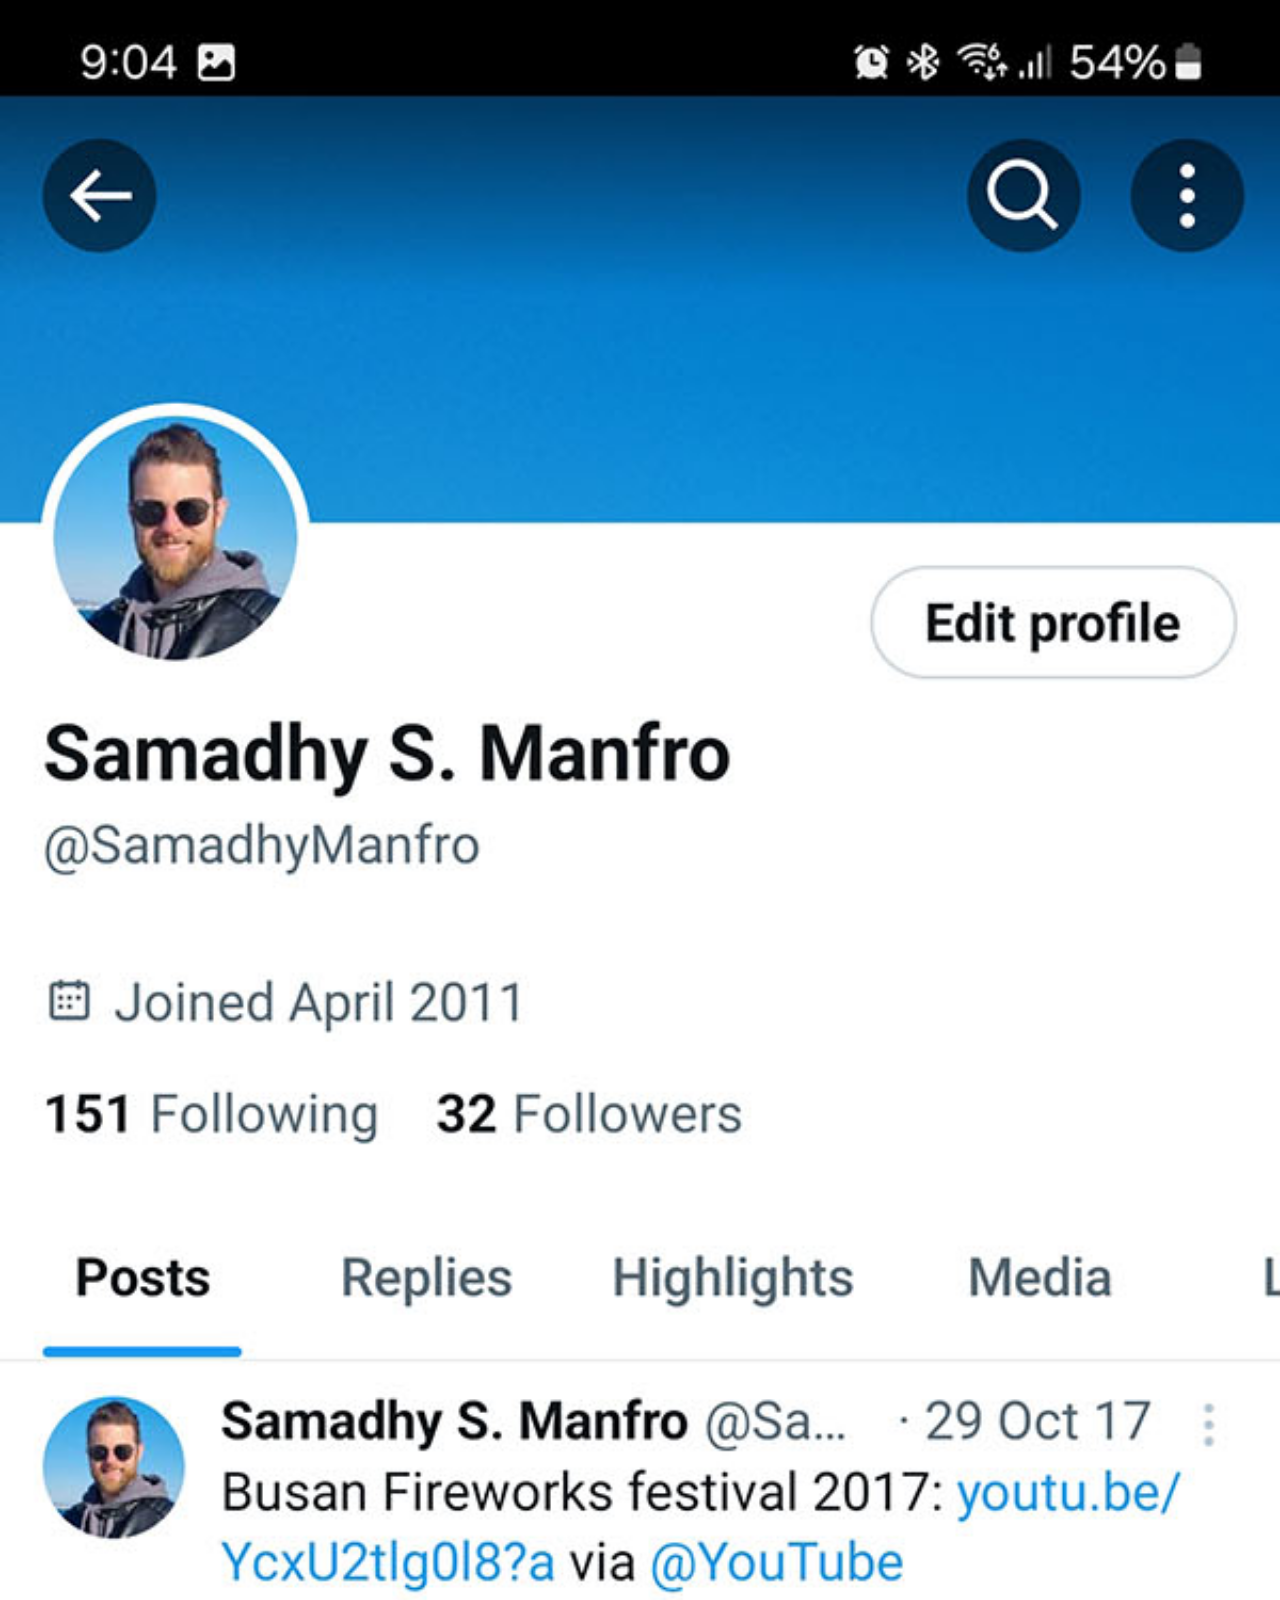
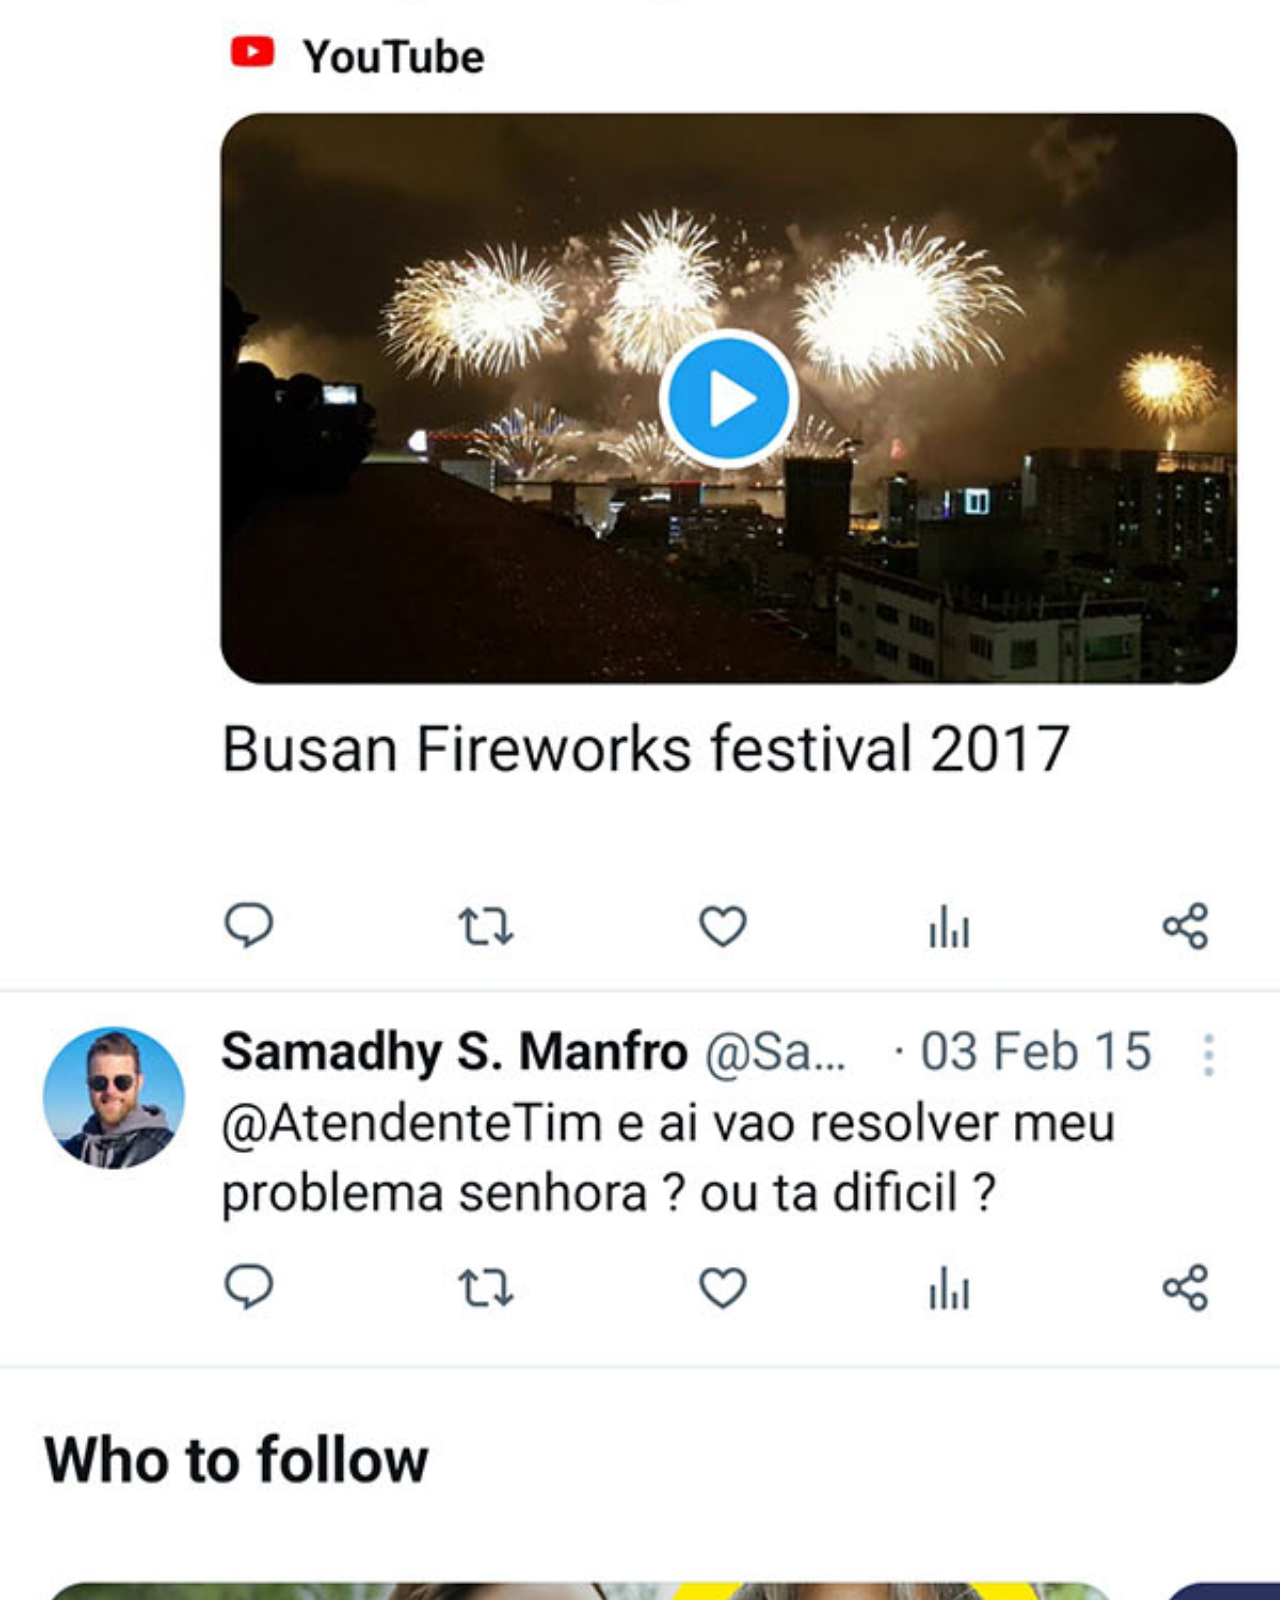
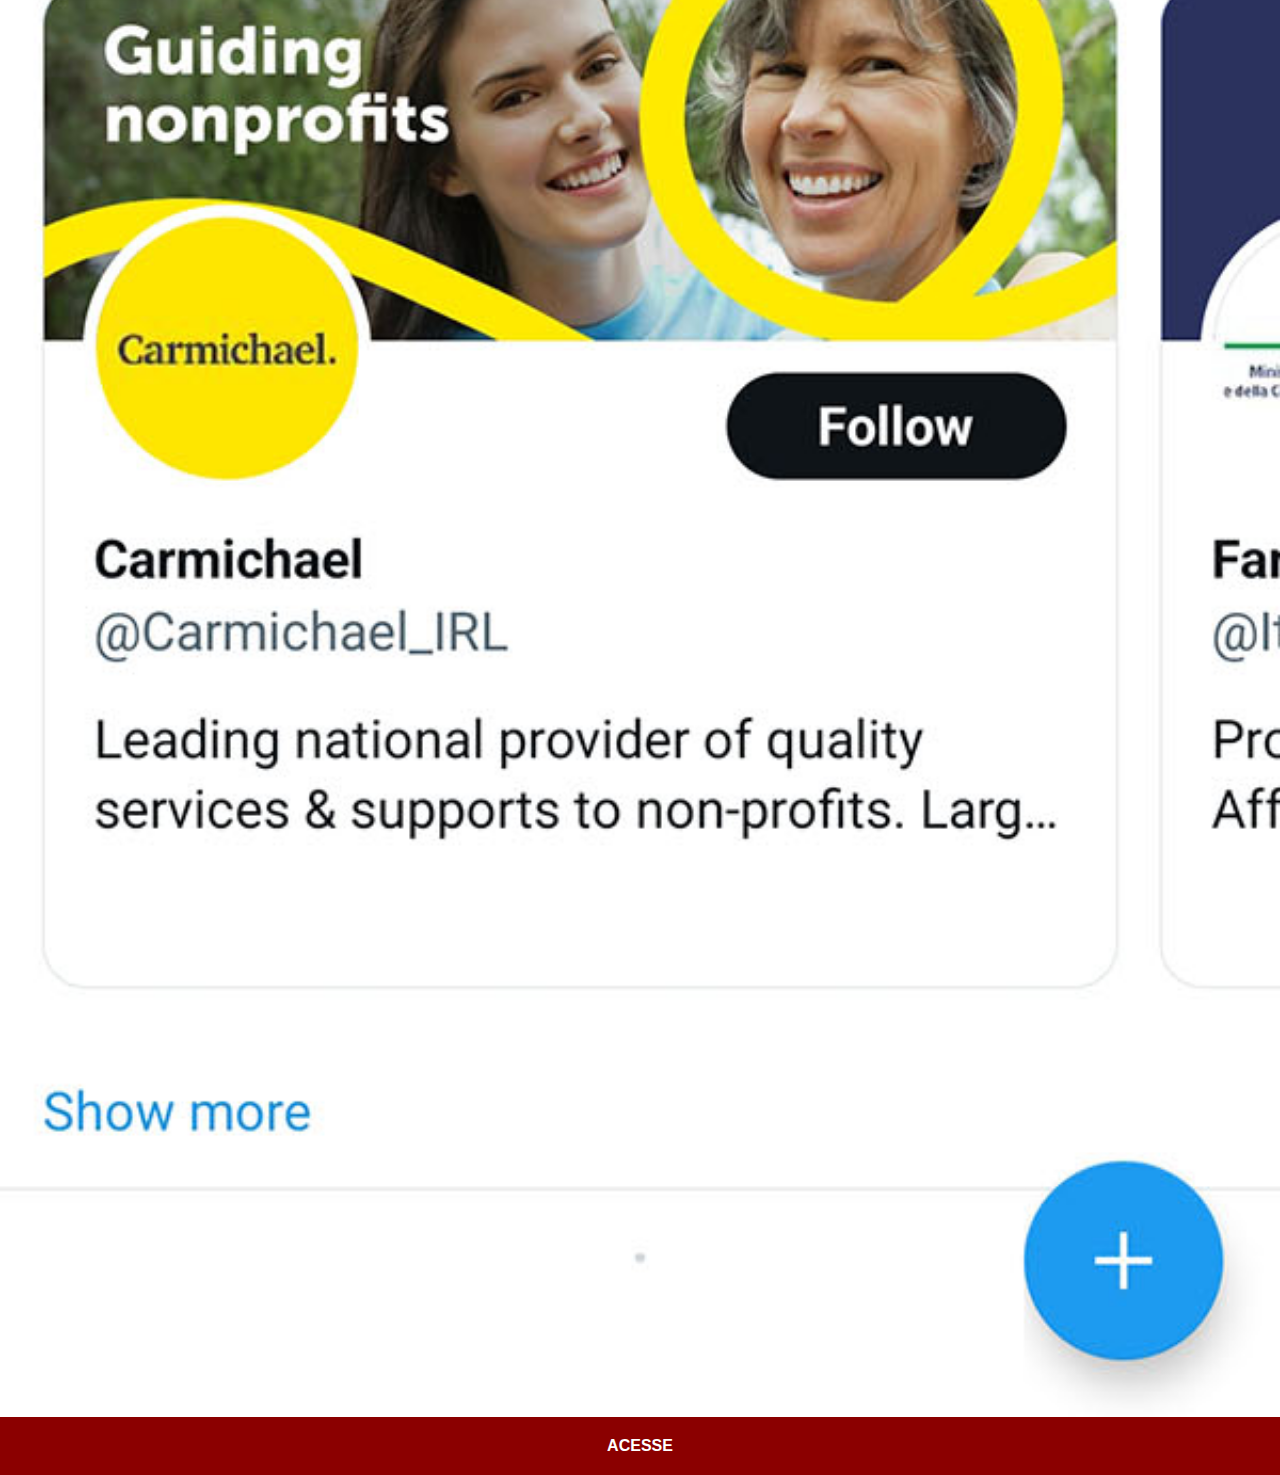
<file: twitter.html>
<!DOCTYPE html>
<html lang="pt-br">
<head>
    <meta charset="UTF-8">
    <meta name="viewport" content="width=device-width, initial-scale=1.0">
    <title>Twitter</title>
    <link rel="stylesheet" href="estilos/social.css">
</head>
<body>
    <img src="imagens/tela-twitter.jpg" alt="Twitter">
    <a href="https://twitter.com/samadhymanfro" target="_blank">ACESSE</a>
</body>
</html>
</file>
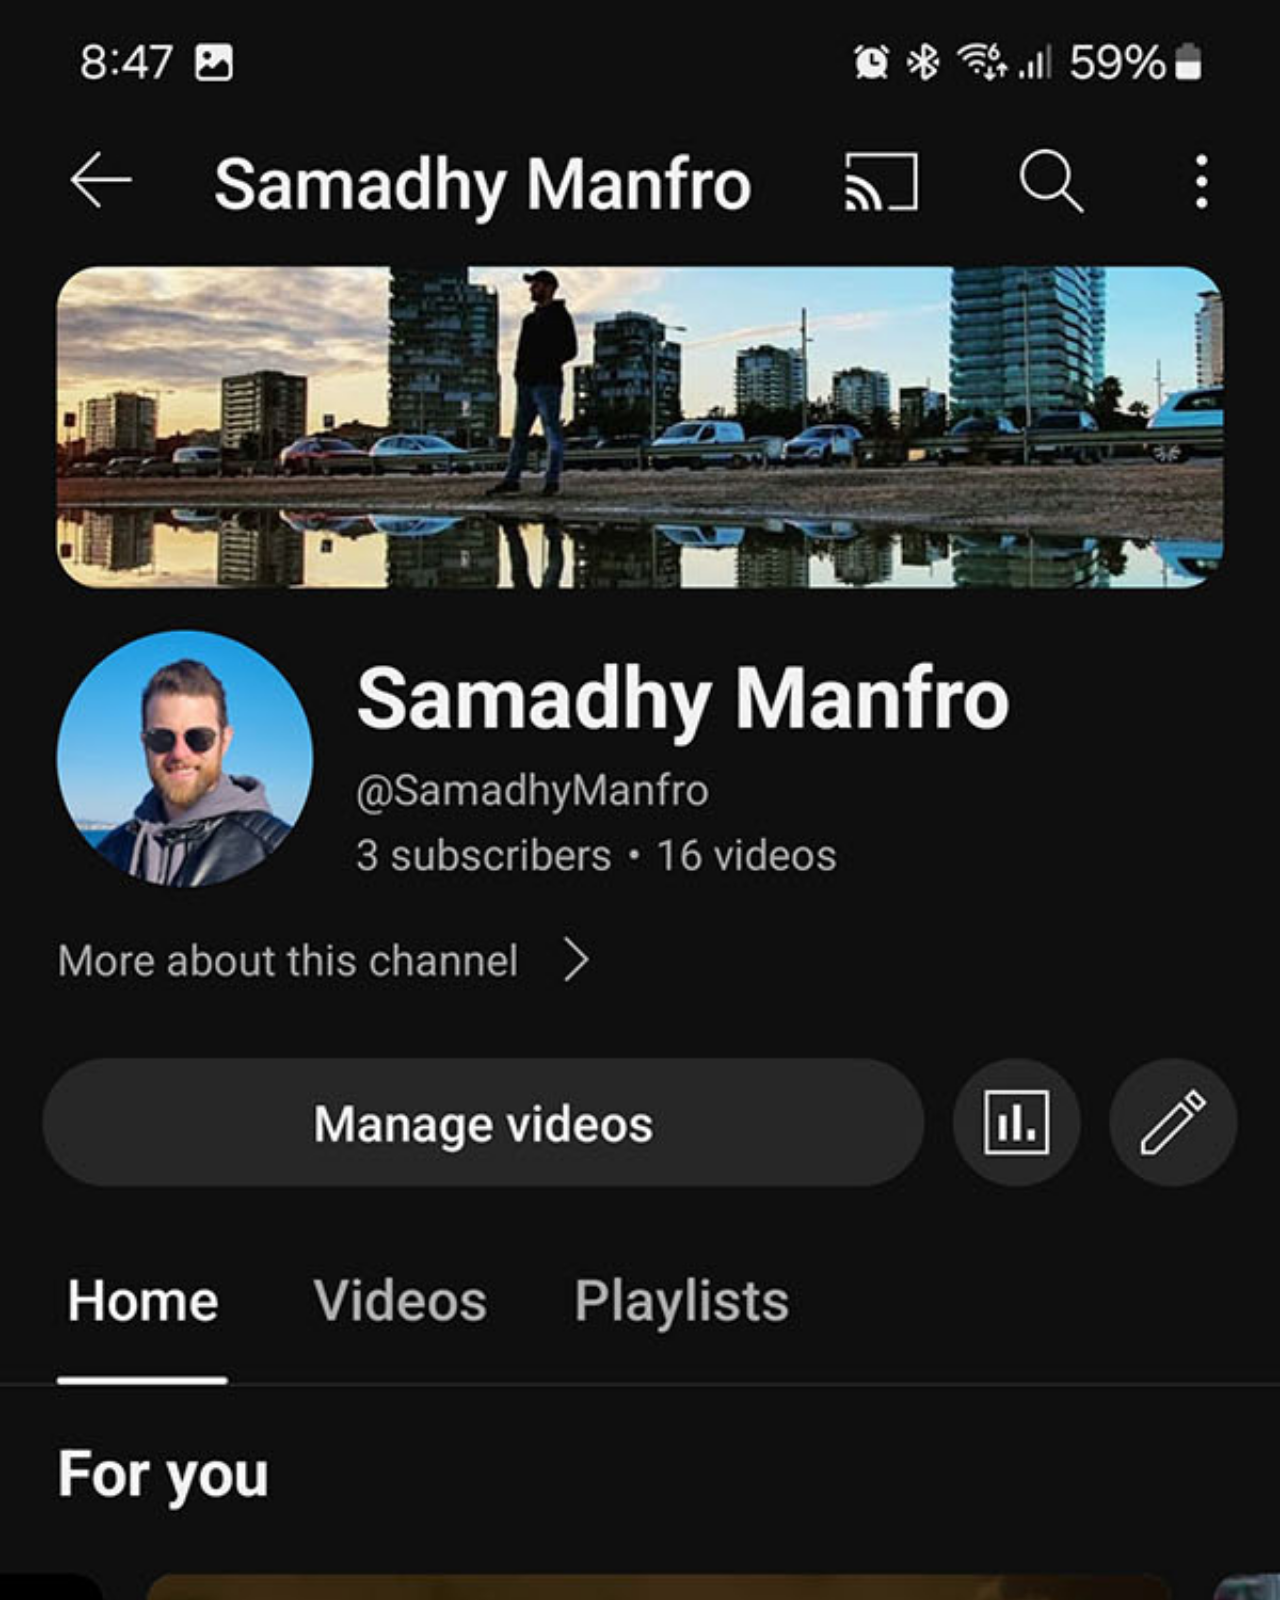
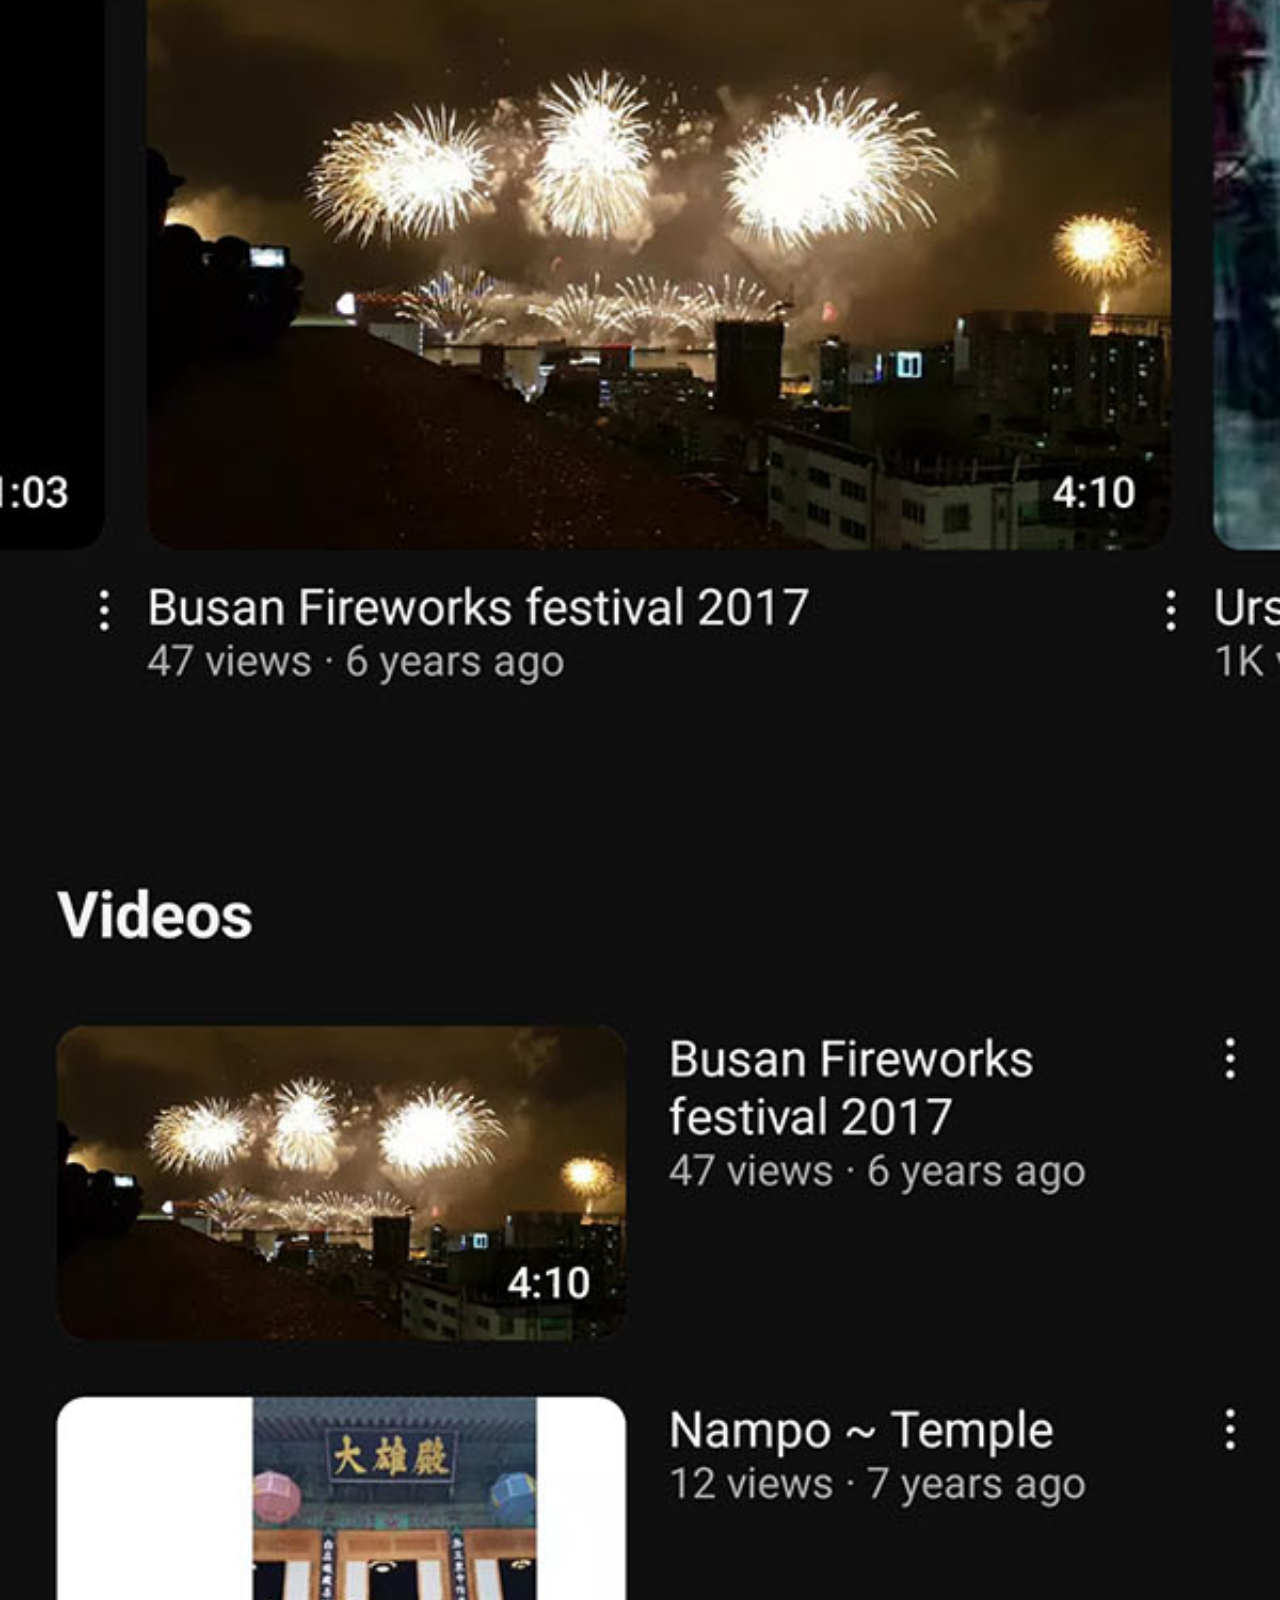
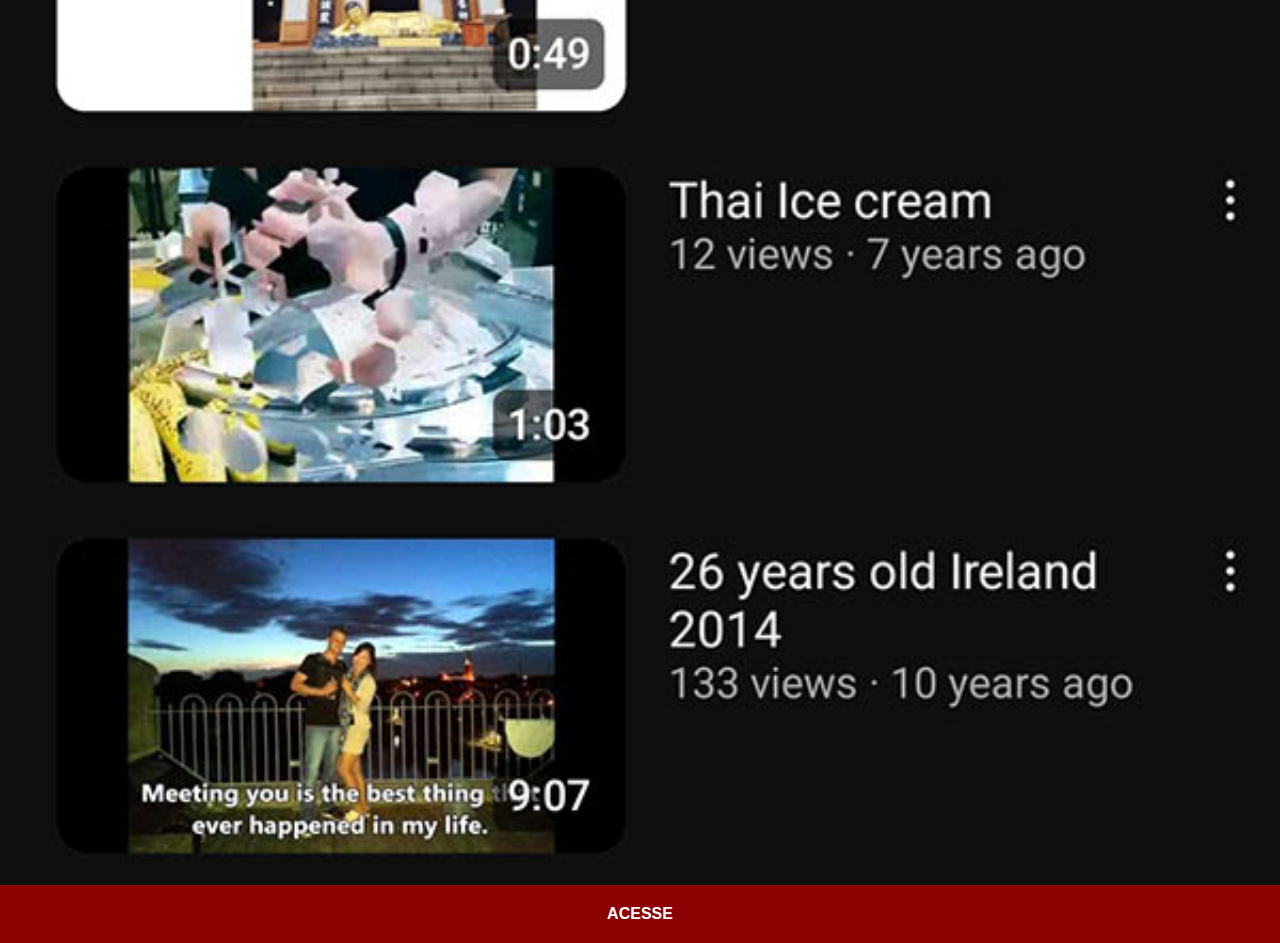
<file: youtube.html>
<!DOCTYPE html>
<html lang="pt-br">
<head>
    <meta charset="UTF-8">
    <meta name="viewport" content="width=device-width, initial-scale=1.0">
    <title>YouTube</title>
    <link rel="stylesheet" href="estilos/social.css">
</head>
<body>
    <img src="imagens/tela-youtube.jpg" alt="YouTube">
    <a href="https://www.youtube.com/" target="_blank">ACESSE</a>
</body>
</html>
</file>
<file: estilos/style.css>
@charset "UTF-8"

* {
    margin: 0px;
    padding: 0px;
    font-family: Arial, Helvetica, sans-serif;
}

::-webkit-scrollbar {
    width: 0px;
    height: 0px;
}

html, body {
    height: 100vh;
    width: 100vw;
}

body {
    background: url("../imagens/background-room.jpg") no-repeat center;
    background-size: cover;
    background-attachment: fixed;
}

main {
    height: 100vh;
    position: relative;
}

section#telefone {
    position: absolute;
    top: 50%;
    left: 50%;
    transform: translate(-50%, -50%);

    height: 700px;
    width: 344px;
    background: url("../imagens/s24\ menor.png") no-repeat;
}
iframe#tela {
    position: relative;
    top: 10px;
    left: 13px;
    width: 317px;
    height: 681px;
}
section#redes-sociais {
    text-align: right;
    padding: 0px 20px;    
}

section#redes-sociais img {
    width: 50px;
    margin: 10px;
    border-radius: 50%;
    box-shadow: 2px 2px 5px rgba(0, 0, 0, 0.400);
    box-sizing: border-box;
}

section#redes-sociais img:hover {
    border: 2px solid rgba(255, 255, 255, 0.637);
    transform: translate(-3px, -3px);
    box-shadow: 5px 5px 10px rgba(0, 0, 0, 0.623);
    transition: transform 0.1s;
}
</file>
<file: estilos/social.css>
@charset "UTF-8";

* {
    margin: 0px;
    padding: 0px;
    font-family: Arial, Helvetica, sans-serif;
}

::-webkit-scrollbar {
    width: 0px;
    height: 0px;
}

img {
    width: 100vw;
}

a {
    display: block;
    background-color: darkred;
    color: white;
    padding: 20px;
    margin: -4px;
    text-align: center;
    font-weight: bolder;
    text-decoration: none;
}

a:hover {
background-color: red;
}
</file>
